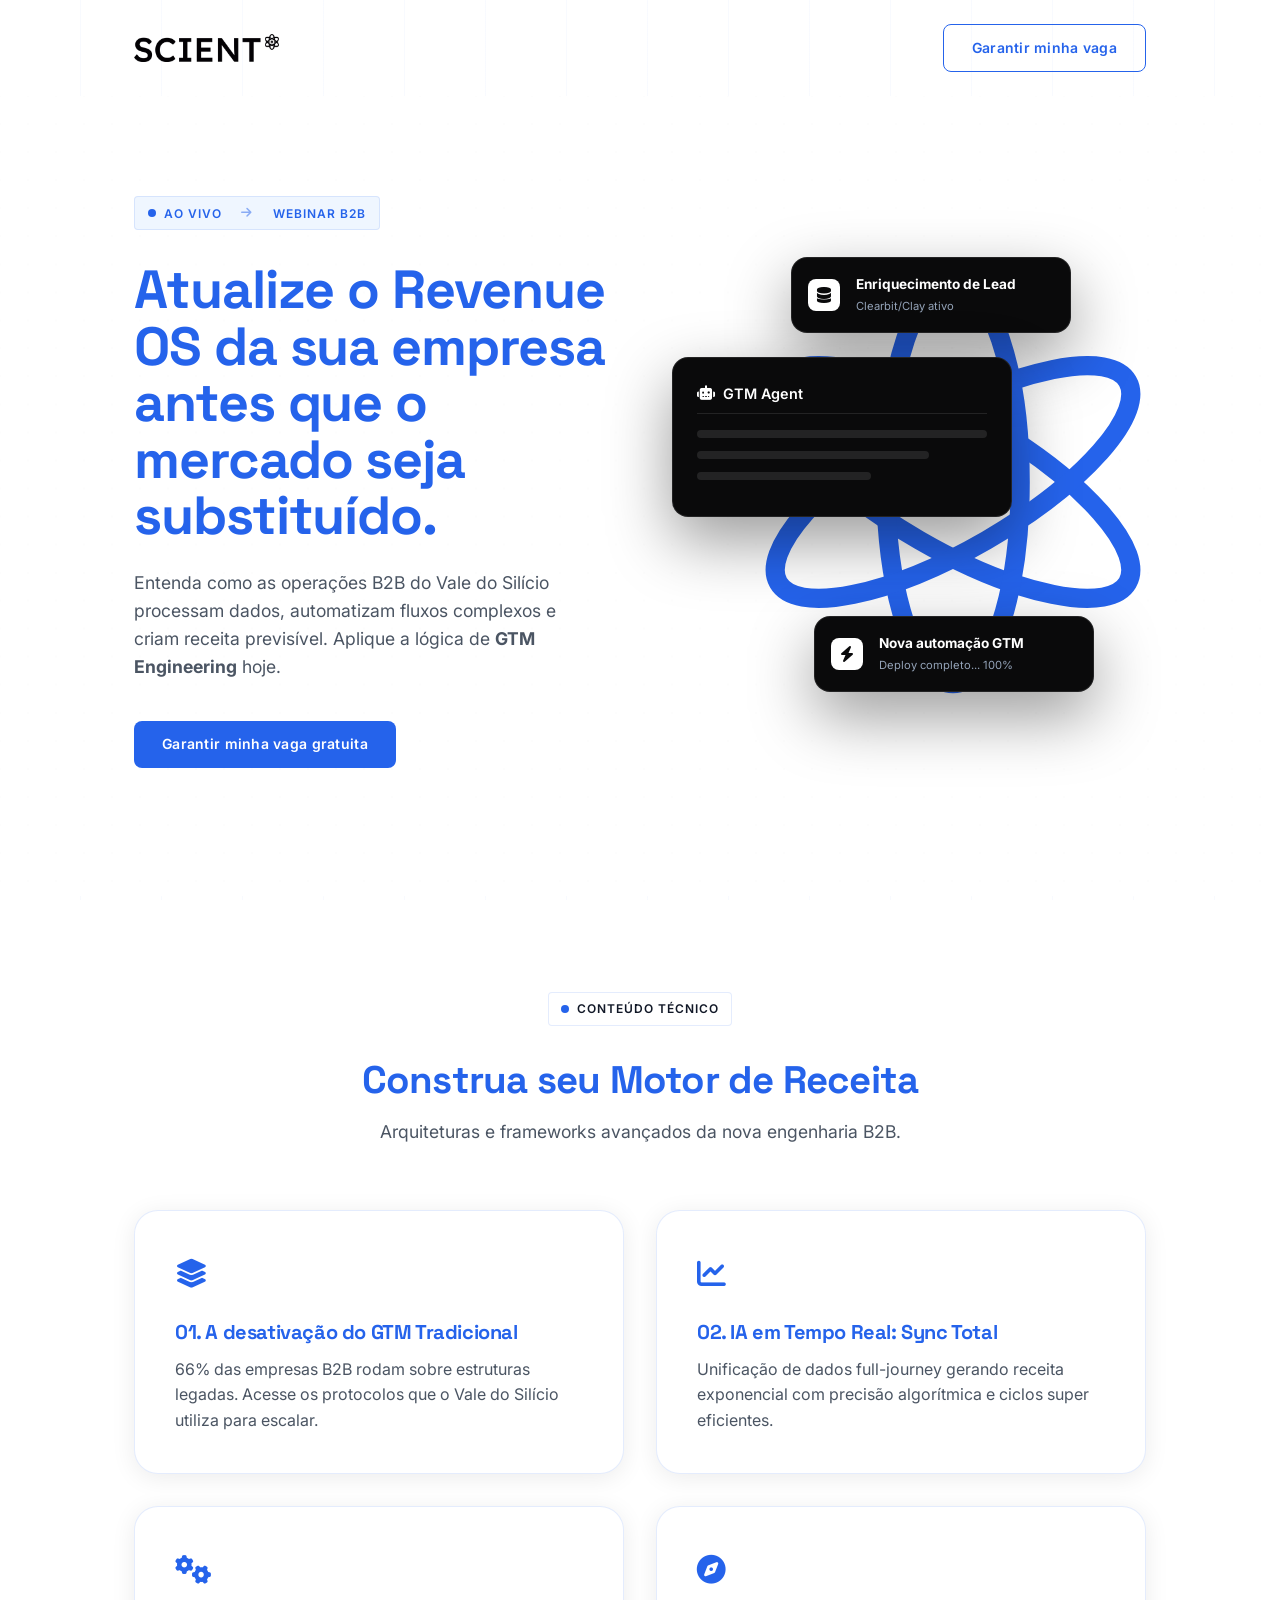
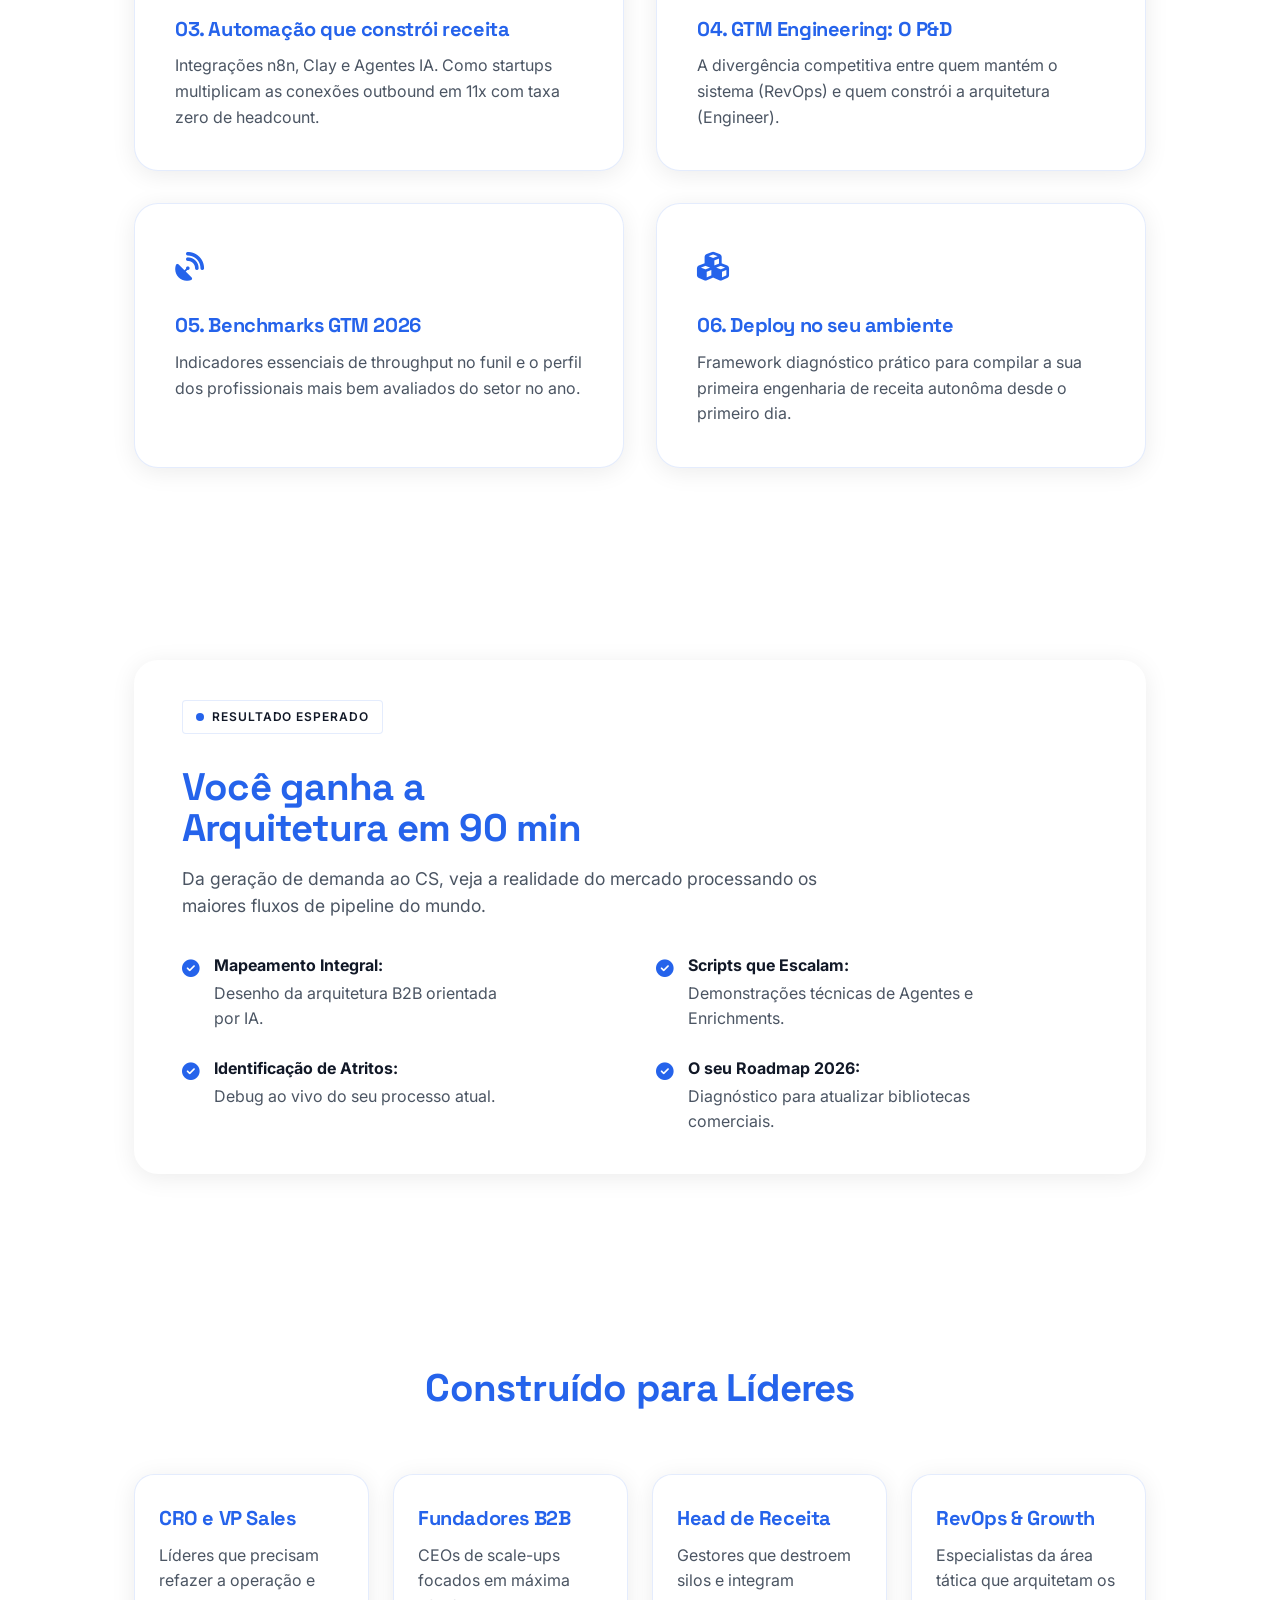
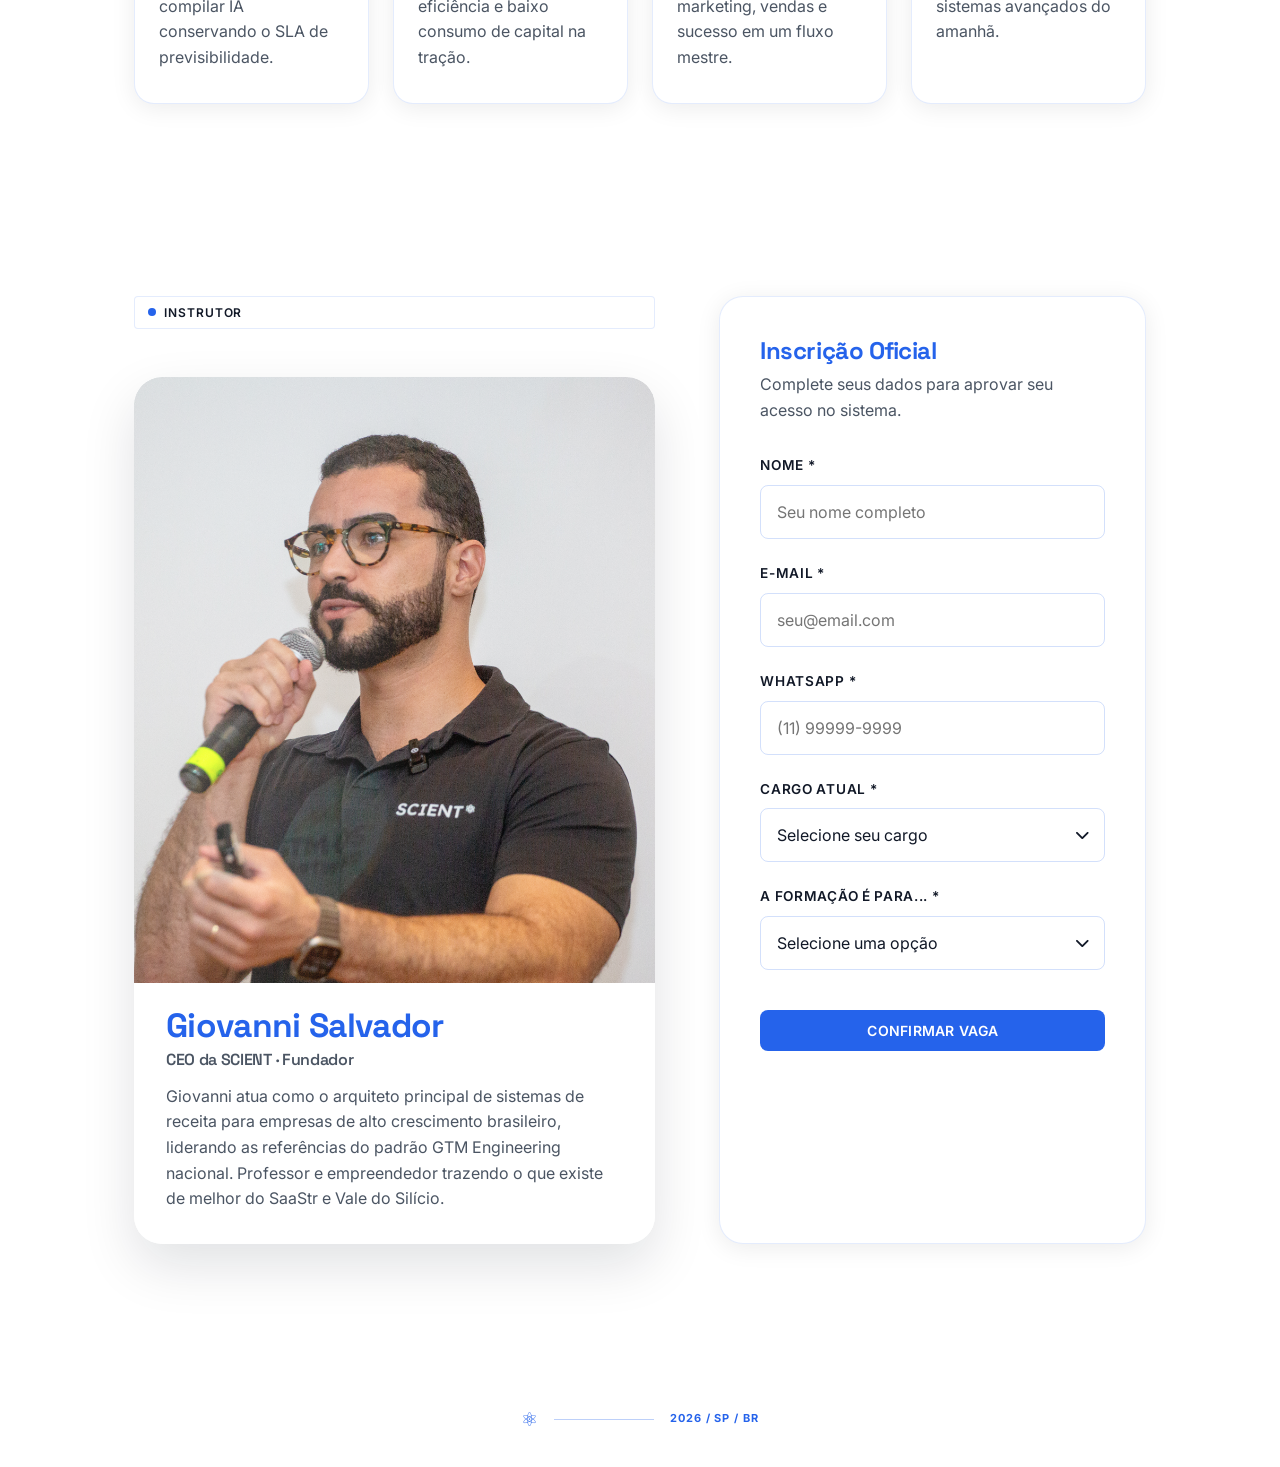
<file: scient-lp-b2b/index.html>
<!DOCTYPE html>
<html lang="pt-BR">
<head>
    <meta charset="UTF-8">
    <meta name="viewport" content="width=device-width, initial-scale=1.0">
    <title>Webinar: Atualize seu Revenue OS | SCIENT</title>
    <meta name="description" content="Entenda como ecossistemas B2B do Vale do Silício processam dados e automatizam fluxos para escalar receita.">
    <link rel="stylesheet" href="style.css">
    <link rel="stylesheet" href="https://cdnjs.cloudflare.com/ajax/libs/font-awesome/6.4.0/css/all.min.css">
</head>
<body>

    <!-- SCIENT Logo Texture Background -->
    <div class="texture-logo-repeat"></div>

    <header class="glass-header">
        <div class="container header-inner">
            <div class="logo">
                <img src="logo-scient.png" alt="SCIENT">
            </div>
            <div class="header-tags">
                <a href="#register" class="btn btn-secondary hide-mobile">Garantir minha vaga</a>
            </div>
        </div>
    </header>

    <!-- Hero Section -->
    <section class="hero">
        <div class="bg-pattern" style="position: absolute; top: 0; left: 0; width: 100%; height: 100%; pointer-events: none; z-index: 0; overflow: hidden;"></div>
        <div class="container hero-grid" style="position: relative; z-index: 1;">
            <div class="hero-content">
                <div class="pill-tag">
                    <span class="dot"></span> AO VIVO &nbsp;&nbsp;<i class="fa-solid fa-arrow-right" style="font-size:0.75rem; opacity: 0.5;"></i>&nbsp;&nbsp; WEBINAR B2B
                </div>
                
                <h1 class="hero-title">
                    Atualize o Revenue OS da sua empresa antes que o mercado seja substituído.
                </h1>
                
                <p class="hero-subtitle">
                    Entenda como as operações B2B do Vale do Silício processam dados, automatizam fluxos complexos e criam receita previsível. Aplique a lógica de <strong>GTM Engineering</strong> hoje.
                </p>
                
                <div class="hero-actions">
                    <a href="#register" class="btn btn-primary">
                        Garantir minha vaga gratuita
                    </a>
                </div>
            </div>
            
            <div class="hero-visual">
                <div class="floating-glass-composition">

                    <!-- AI Atom Core (Animated SVG) Monochromatic -->
                    <div class="animated-atom-wrapper">
                        <div class="animated-atom-inner">
                            <svg viewBox="0 0 100 100" xmlns="http://www.w3.org/2000/svg" class="animated-atom">
                              <ellipse cx="50" cy="50" rx="42" ry="14" fill="none" stroke="#2563EB" stroke-width="4" transform="rotate(30 50 50)"/>
                              <ellipse cx="50" cy="50" rx="42" ry="14" fill="none" stroke="#2563EB" stroke-width="4" transform="rotate(90 50 50)"/>
                              <ellipse cx="50" cy="50" rx="42" ry="14" fill="none" stroke="#2563EB" stroke-width="4" transform="rotate(150 50 50)"/>
                              <circle cx="50" cy="50" r="4" fill="#2563EB"/>
                            </svg>
                        </div>
                    </div>
                    
                    <!-- Main UI Card -->
                    <div class="glass-ui-card main-card">
                        <div class="ui-header">
                            <i class="fa-solid fa-robot"></i> GTM Agent
                        </div>
                        <div class="ui-body">
                            <div class="data-skeleton s1"></div>
                            <div class="data-skeleton s2"></div>
                            <div class="data-skeleton s3"></div>
                        </div>
                    </div>

                    <!-- Floating Notification 1 -->
                    <div class="glass-ui-card float-card f1">
                        <div class="f-icon"><i class="fa-solid fa-bolt"></i></div>
                        <div class="f-text">
                            <strong>Nova automação GTM</strong>
                            <span>Deploy completo... 100%</span>
                        </div>
                    </div>

                    <!-- Floating Notification 2 -->
                    <div class="glass-ui-card float-card f2">
                        <div class="f-icon"><i class="fa-solid fa-database"></i></div>
                        <div class="f-text">
                            <strong>Enriquecimento de Lead</strong>
                            <span>Clearbit/Clay ativo</span>
                        </div>
                    </div>
                </div>
            </div>
        </div>
    </section>

    <!-- O Que Será Falado Grid -->
    <section class="topics-section">
        <div class="container">
            <div class="section-heading center">
                <div class="pill-tag centered">
                    <span class="dot"></span> CONTEÚDO TÉCNICO
                </div>
                <h2 class="section-title">Construa seu Motor de Receita</h2>
                <p class="section-desc">Arquiteturas e frameworks avançados da nova engenharia B2B.</p>
            </div>

            <div class="premium-glass-grid">
                <!-- Cards remain same HTML structure, just class CSS changed -->
                <!-- Card 1 -->
                <div class="premium-glass-card">
                    <div class="card-icon-modern">
                        <i class="fa-solid fa-layer-group"></i>
                    </div>
                    <h3>01. A desativação do GTM Tradicional</h3>
                    <p>66% das empresas B2B rodam sobre estruturas legadas. Acesse os protocolos que o Vale do Silício utiliza para escalar.</p>
                </div>
                <!-- Card 2 -->
                <div class="premium-glass-card">
                    <div class="card-icon-modern">
                        <i class="fa-solid fa-chart-line"></i>
                    </div>
                    <h3>02. IA em Tempo Real: Sync Total</h3>
                    <p>Unificação de dados full-journey gerando receita exponencial com precisão algorítmica e ciclos super eficientes.</p>
                </div>
                <!-- Card 3 -->
                <div class="premium-glass-card">
                    <div class="card-icon-modern">
                        <i class="fa-solid fa-gears"></i>
                    </div>
                    <h3>03. Automação que constrói receita</h3>
                    <p>Integrações n8n, Clay e Agentes IA. Como startups multiplicam as conexões outbound em 11x com taxa zero de headcount.</p>
                </div>
                <!-- Card 4 -->
                <div class="premium-glass-card">
                    <div class="card-icon-modern">
                        <i class="fa-solid fa-compass"></i>
                    </div>
                    <h3>04. GTM Engineering: O P&D</h3>
                    <p>A divergência competitiva entre quem mantém o sistema (RevOps) e quem constrói a arquitetura (Engineer).</p>
                </div>
                <!-- Card 5 -->
                <div class="premium-glass-card">
                    <div class="card-icon-modern">
                        <i class="fa-solid fa-satellite-dish"></i>
                    </div>
                    <h3>05. Benchmarks GTM 2026</h3>
                    <p>Indicadores essenciais de throughput no funil e o perfil dos profissionais mais bem avaliados do setor no ano.</p>
                </div>
                <!-- Card 6 -->
                <div class="premium-glass-card">
                    <div class="card-icon-modern">
                        <i class="fa-solid fa-cubes"></i>
                    </div>
                    <h3>06. Deploy no seu ambiente</h3>
                    <p>Framework diagnóstico prático para compilar a sua primeira engenharia de receita autonôma desde o primeiro dia.</p>
                </div>
            </div>
        </div>
    </section>

    <!-- Panel de Benefícios (Takeaways) -->
    <section class="takeaways">
        <div class="container">
            <div class="takeaways-panel">
                <div class="panel-content">
                    <div class="pill-tag">
                        <span class="dot"></span> RESULTADO ESPERADO
                    </div>
                    <h2 class="section-title">Você ganha a Arquitetura em 90 min</h2>
                    <p class="section-desc">Da geração de demanda ao CS, veja a realidade do mercado processando os maiores fluxos de pipeline do mundo.</p>
                    
                    <ul class="clean-check-list">
                        <li>
                            <i class="fa-solid fa-check-circle"></i>
                            <span class="check-item-copy">
                                <strong>Mapeamento Integral:</strong>
                                <span>Desenho da arquitetura B2B orientada por IA.</span>
                            </span>
                        </li>
                        <li>
                            <i class="fa-solid fa-check-circle"></i>
                            <span class="check-item-copy">
                                <strong>Scripts que Escalam:</strong>
                                <span>Demonstrações técnicas de Agentes e Enrichments.</span>
                            </span>
                        </li>
                        <li>
                            <i class="fa-solid fa-check-circle"></i>
                            <span class="check-item-copy">
                                <strong>Identificação de Atritos:</strong>
                                <span>Debug ao vivo do seu processo atual.</span>
                            </span>
                        </li>
                        <li>
                            <i class="fa-solid fa-check-circle"></i>
                            <span class="check-item-copy">
                                <strong>O seu Roadmap 2026:</strong>
                                <span>Diagnóstico para atualizar bibliotecas comerciais.</span>
                            </span>
                        </li>
                    </ul>
                </div>
            </div>
        </div>
    </section>

    <!-- Quem Deve Participar -->
    <section class="audience-section">
        <div class="container">
            <div class="section-heading center">
                <h2 class="section-title">Construído para Líderes</h2>
            </div>
            <div class="premium-glass-grid four-col">
                <div class="audience-card premium-glass-card">
                    <h3 class="audience-role">CRO e VP Sales</h3>
                    <p>Líderes que precisam refazer a operação e compilar IA conservando o SLA de previsibilidade.</p>
                </div>
                <div class="audience-card premium-glass-card">
                    <h3 class="audience-role">Fundadores B2B</h3>
                    <p>CEOs de scale-ups focados em máxima eficiência e baixo consumo de capital na tração.</p>
                </div>
                <div class="audience-card premium-glass-card">
                    <h3 class="audience-role">Head de Receita</h3>
                    <p>Gestores que destroem silos e integram marketing, vendas e sucesso em um fluxo mestre.</p>
                </div>
                <div class="audience-card premium-glass-card">
                    <h3 class="audience-role">RevOps & Growth</h3>
                    <p>Especialistas da área tática que arquitetam os sistemas avançados do amanhã.</p>
                </div>
            </div>
        </div>
    </section>

    <!-- Host & Form -->
    <section class="host-form-section" id="register">
        <div class="container">
            <div class="host-form-grid">
                
                <!-- Host Details -->
                <div class="host-details">
                    <div class="pill-tag">
                        <span class="dot"></span> INSTRUTOR
                    </div>
                    <div class="host-profile-card">
                    <div class="host-avatar">
                        <img src="Giovanni_v3.png" alt="Foto de Giovanni Salvador">
                    </div>
                    <h2 class="host-name">Giovanni Salvador</h2>
                    <h3 class="host-title">CEO da SCIENT · Fundador</h3>
                    <p class="host-bio">
                        Giovanni atua como o arquiteto principal de sistemas de receita para empresas de alto crescimento brasileiro, liderando as referências do padrão GTM Engineering nacional. Professor e empreendedor trazendo o que existe de melhor do SaaStr e Vale do Silício.
                    </p>
                    </div>
                </div>

                <!-- Registration Form -->
                <div class="registration-panel">
                    <div class="panel-header">
                        <h2>Inscrição Oficial</h2>
                        <p>Complete seus dados para aprovar seu acesso no sistema.</p>
                    </div>
                    
                    <form id="lead-form" class="clean-form">
                        <div class="form-group">
                            <label>Nome *</label>
                            <input type="text" required placeholder="Seu nome completo">
                        </div>
                        <div class="form-group">
                            <label>E-mail *</label>
                            <input type="email" required placeholder="seu@email.com">
                        </div>
                        <div class="form-group">
                            <label>WhatsApp *</label>
                            <input type="tel" required placeholder="(11) 99999-9999">
                        </div>
                        <div class="form-group">
                            <label>Cargo Atual *</label>
                            <div class="select-wrapper">
                                <select required>
                                    <option value="" disabled selected>Selecione seu cargo</option>
                                    <option>RevOps / Revenue Operations</option>
                                    <option>Sales Ops / Opera&ccedil;&otilde;es de Vendas</option>
                                    <option>Head of Sales / Gerente de Vendas</option>
                                    <option>Marketing Ops</option>
                                    <option>CS / Customer Success</option>
                                    <option>Growth / Crescimento</option>
                                    <option>Fundador / CEO / C-Level</option>
                                    <option>Analista / Coordenador</option>
                                    <option>Outro</option>
                                </select>
                                <i class="fa-solid fa-chevron-down"></i>
                            </div>
                        </div>
                        <div class="form-group">
                            <label>A forma&ccedil;&atilde;o &eacute; para... *</label>
                            <div class="select-wrapper">
                                <select required>
                                    <option value="" disabled selected>Selecione uma op&ccedil;&atilde;o</option>
                                    <option>Para mim (investimento pessoal)</option>
                                    <option>Para o meu time / empresa</option>
                                </select>
                                <i class="fa-solid fa-chevron-down"></i>
                            </div>
                        </div>
                        <button type="submit" class="btn btn-primary btn-block">
                            CONFIRMAR VAGA
                        </button>
                    </form>
                </div>
                
            </div>
        </div>
    </section>

    <!-- New Slide Footer -->
    <footer class="slide-footer">
        <div class="slide-footer__icon">⚛</div>
        <div class="slide-footer__line"></div>
        <div class="slide-footer__meta">2026 / SP / BR</div>
    </footer>

    <script src="script.js"></script>
</body>
</html>
</file>
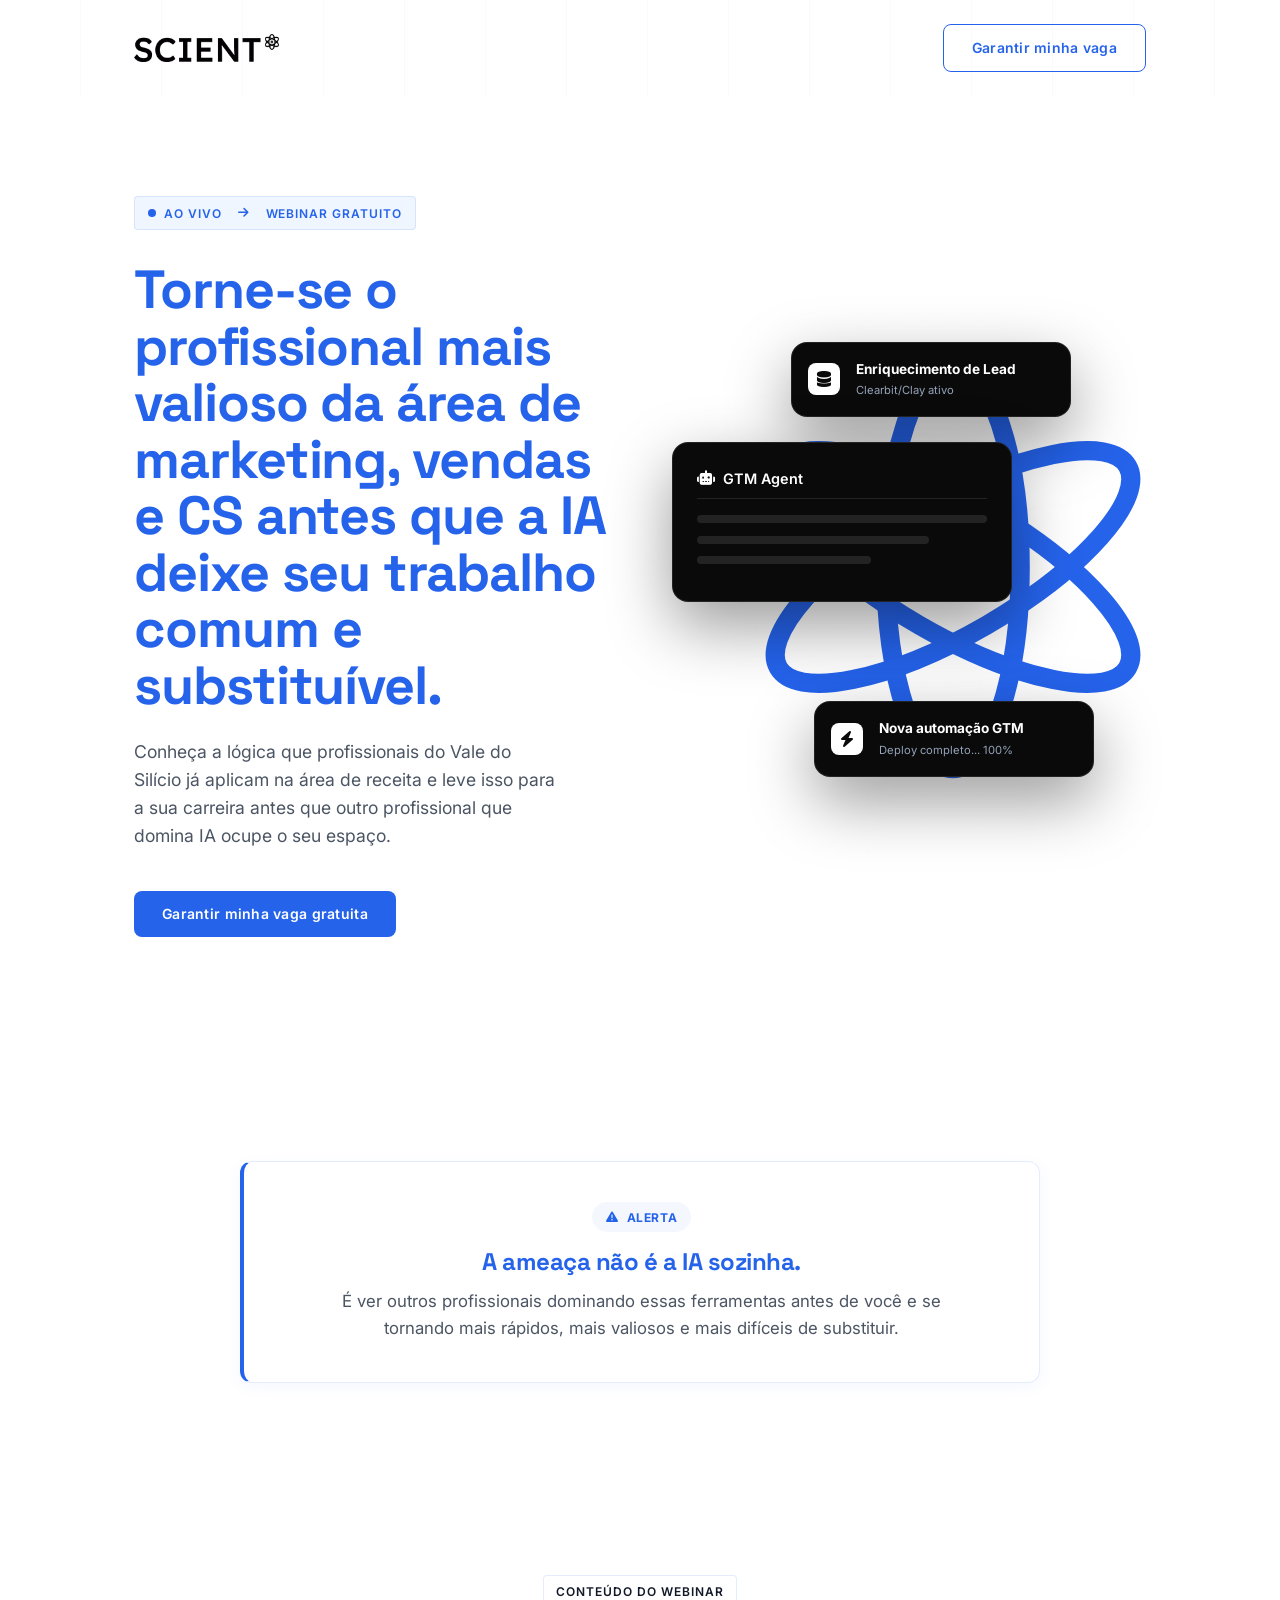
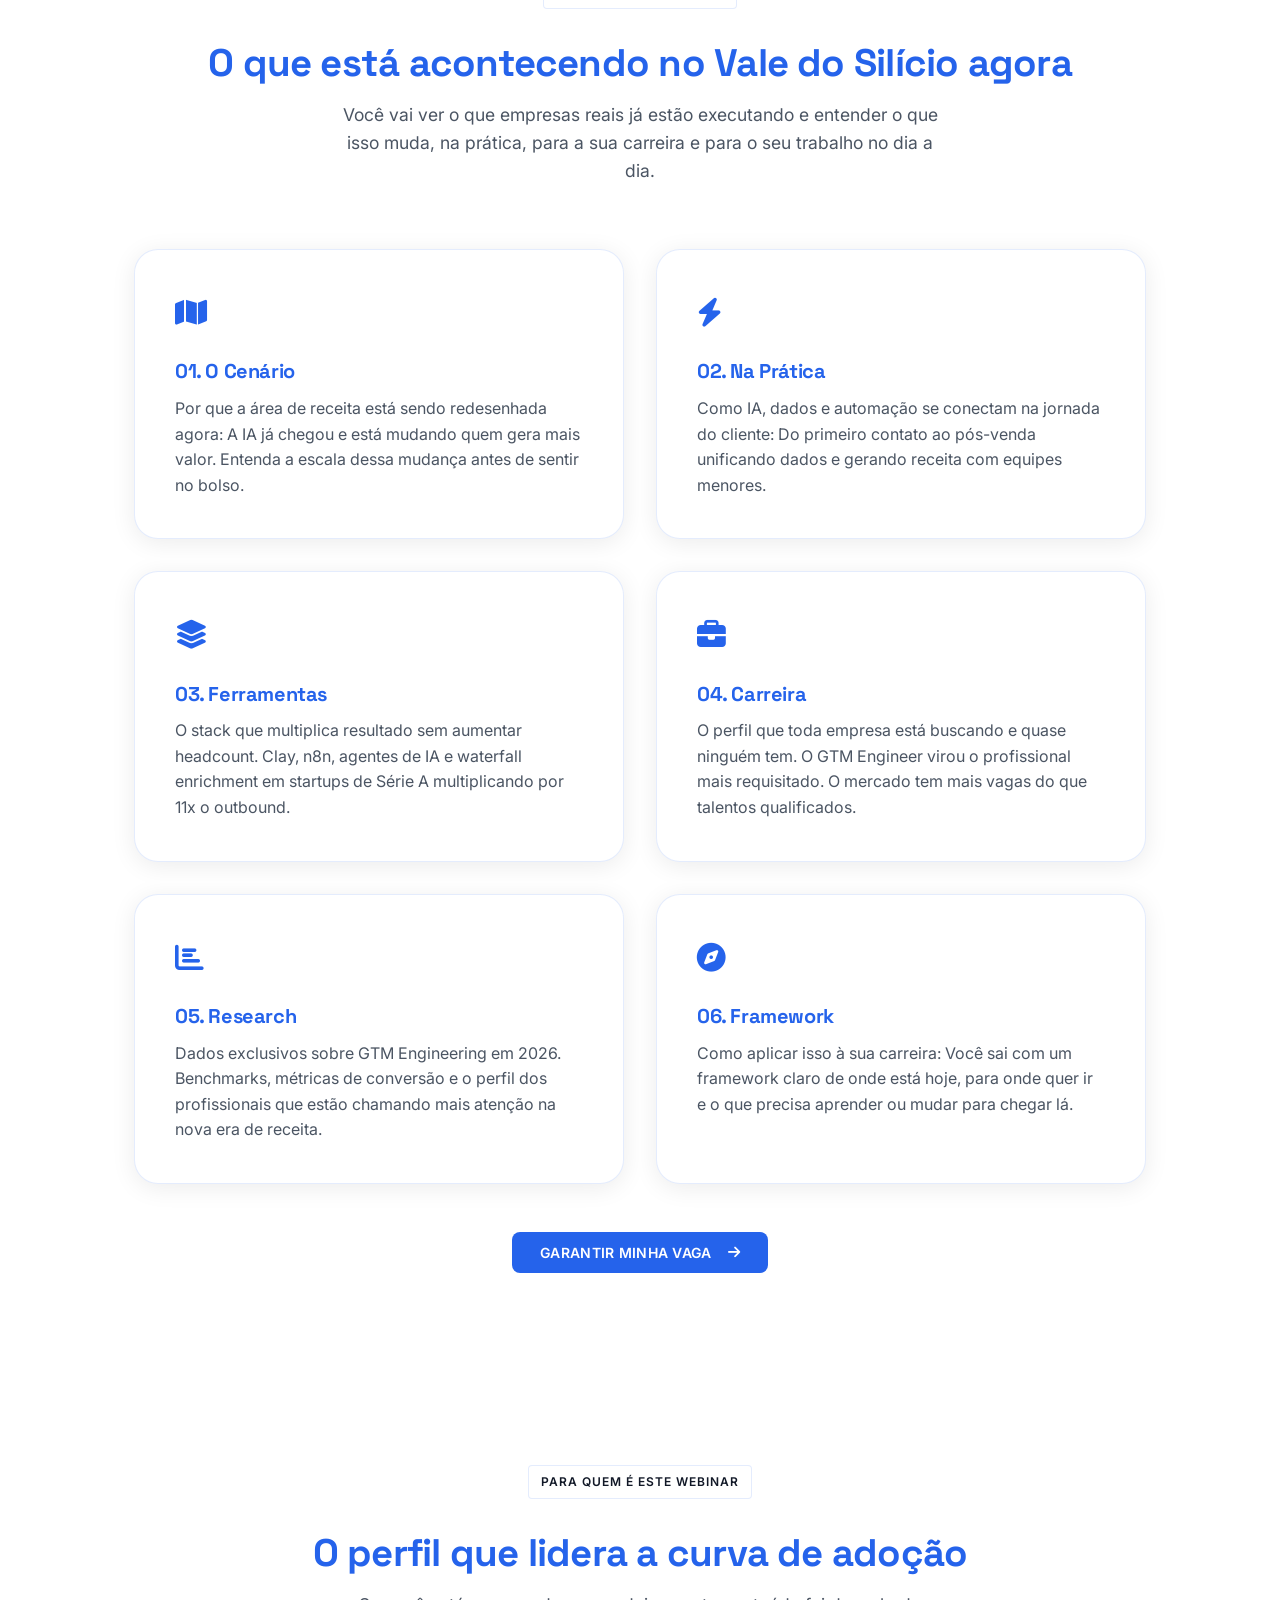
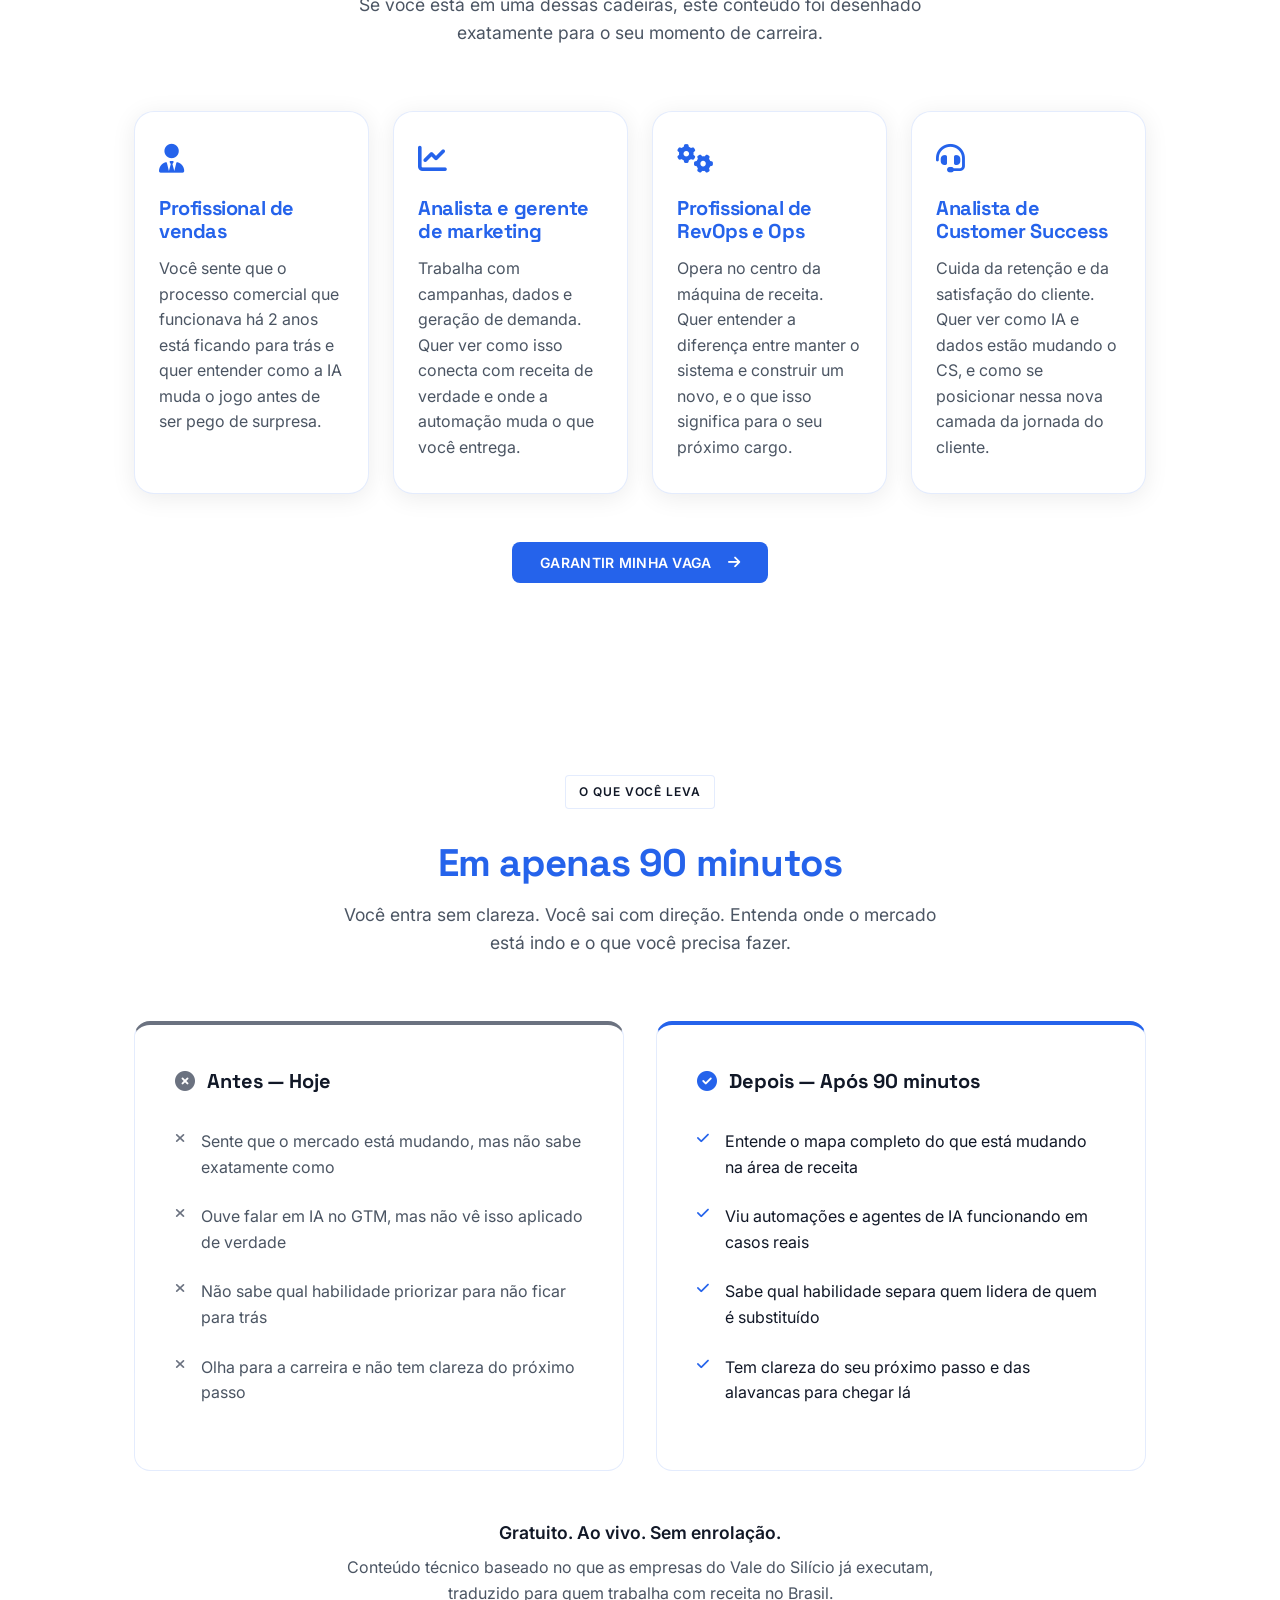
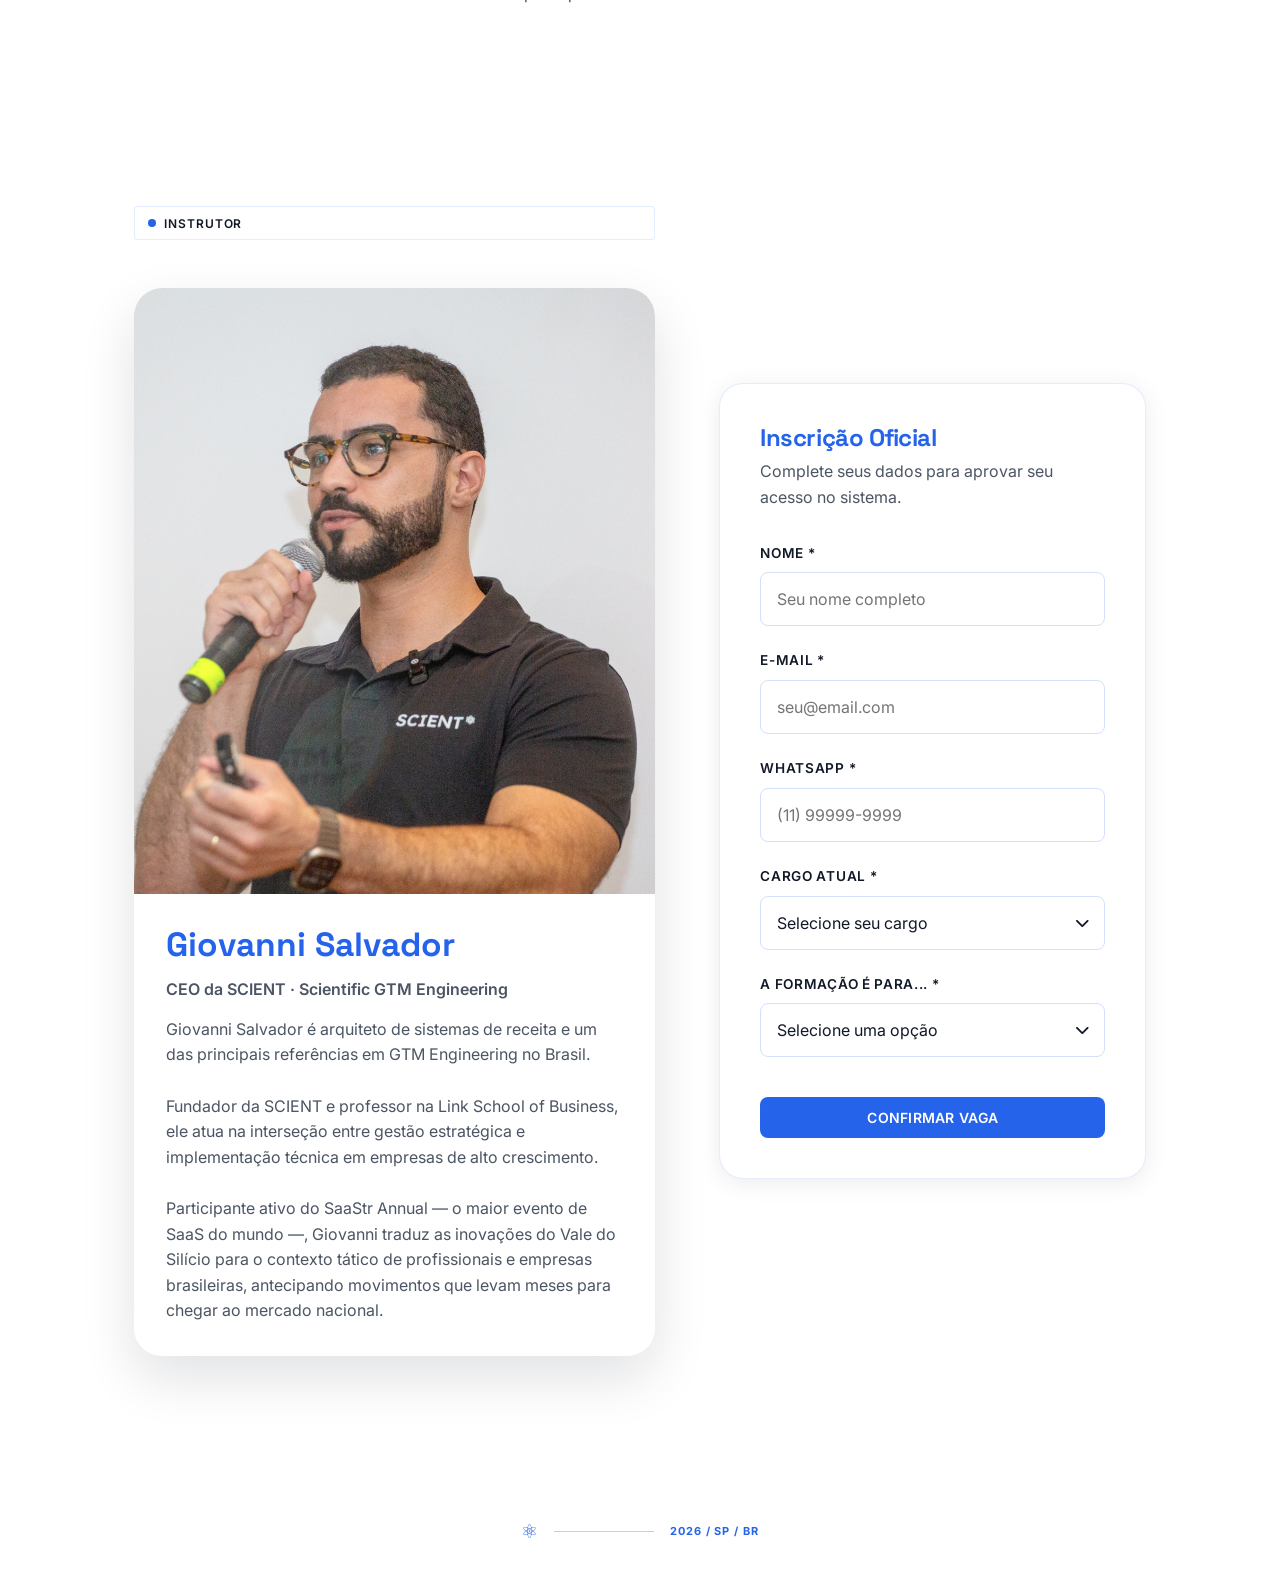
<file: scient-lp-b2c/index.html>
<!DOCTYPE html>
<html lang="pt-BR">
<head>
    <meta charset="UTF-8">
    <meta name="viewport" content="width=device-width, initial-scale=1.0">
    <title>Webinar: Atualize seu Revenue OS | SCIENT</title>
    <meta name="description" content="Entenda como ecossistemas B2B do Vale do Silício processam dados e automatizam fluxos para escalar receita.">
    <link rel="stylesheet" href="style.css">
    <link rel="stylesheet" href="https://cdnjs.cloudflare.com/ajax/libs/font-awesome/6.4.0/css/all.min.css">
</head>
<body>

    <!-- SCIENT Logo Texture Background -->
    <div class="texture-logo-repeat"></div>

    <header class="glass-header">
        <div class="container header-inner">
            <div class="logo">
                <img src="logo-scient.png" alt="SCIENT">
            </div>
            <div class="header-tags">
                <a href="#register" class="btn btn-secondary hide-mobile">Garantir minha vaga</a>
            </div>
        </div>
    </header>

    <!-- Hero Section -->
    <section class="hero">
        <div class="bg-pattern" style="position: absolute; top: 0; left: 0; width: 100%; height: 100%; pointer-events: none; z-index: 0; overflow: hidden;"></div>
        <div class="container hero-grid" style="position: relative; z-index: 1;">
            <div class="hero-content">
                <div class="pill-tag">
                    <span class="pulse-dot"></span> AO VIVO <i class="fa-solid fa-arrow-right list-arrow" style="margin-left:8px; margin-right:8px; font-size:0.75rem;"></i> WEBINAR GRATUITO
                </div>
                
                <h1 class="hero-headline">
                    Torne-se o profissional mais valioso da área de marketing, vendas e CS antes que a IA deixe seu trabalho comum e substituível.
                </h1>
                
                <p class="hero-sub">
                    Conheça a lógica que profissionais do Vale do Silício já aplicam na área de receita e leve isso para a sua carreira antes que outro profissional que domina IA ocupe o seu espaço.
                </p>
                
                <div class="hero-actions">
                    <a href="#register" class="btn btn-primary">
                        Garantir minha vaga gratuita
                    </a>
                </div>
            </div>
            
            <div class="hero-visual">
                <div class="floating-glass-composition">

                    <!-- AI Atom Core (Animated SVG) Monochromatic -->
                    <div class="animated-atom-wrapper">
                        <div class="animated-atom-inner">
                            <svg viewBox="0 0 100 100" xmlns="http://www.w3.org/2000/svg" class="animated-atom">
                              <ellipse cx="50" cy="50" rx="42" ry="14" fill="none" stroke="#2563EB" stroke-width="4" transform="rotate(30 50 50)"/>
                              <ellipse cx="50" cy="50" rx="42" ry="14" fill="none" stroke="#2563EB" stroke-width="4" transform="rotate(90 50 50)"/>
                              <ellipse cx="50" cy="50" rx="42" ry="14" fill="none" stroke="#2563EB" stroke-width="4" transform="rotate(150 50 50)"/>
                              <circle cx="50" cy="50" r="4" fill="#2563EB"/>
                            </svg>
                        </div>
                    </div>
                    
                    <!-- Main UI Card -->
                    <div class="glass-ui-card main-card">
                        <div class="ui-header">
                            <i class="fa-solid fa-robot"></i> GTM Agent
                        </div>
                        <div class="ui-body">
                            <div class="data-skeleton s1"></div>
                            <div class="data-skeleton s2"></div>
                            <div class="data-skeleton s3"></div>
                        </div>
                    </div>

                    <!-- Floating Notification 1 -->
                    <div class="glass-ui-card float-card f1">
                        <div class="f-icon"><i class="fa-solid fa-bolt"></i></div>
                        <div class="f-text">
                            <strong>Nova automação GTM</strong>
                            <span>Deploy completo... 100%</span>
                        </div>
                    </div>

                    <!-- Floating Notification 2 -->
                    <div class="glass-ui-card float-card f2">
                        <div class="f-icon"><i class="fa-solid fa-database"></i></div>
                        <div class="f-text">
                            <strong>Enriquecimento de Lead</strong>
                            <span>Clearbit/Clay ativo</span>
                        </div>
                    </div>
                </div>
            </div>
        </div>
    </section>

    <!-- Section 02 - Ameaça -->
    <section class="section threat-section">
        <div class="container">
            <div class="threat-box">
                <div class="threat-badge"><i class="fa-solid fa-triangle-exclamation"></i> ALERTA</div>
                <h2 class="threat-title">A ameaça não é a IA sozinha.</h2>
                <p class="threat-desc">É ver outros profissionais dominando essas ferramentas antes de você e se tornando mais rápidos, mais valiosos e mais difíceis de substituir.</p>
            </div>
        </div>
    </section>

    <!-- Section 03 - Topics Grid (O que será falado) -->
    <section class="topics-section">
        <div class="container">
            <div class="section-heading center">
                <div class="pill-tag centered">CONTEÚDO DO WEBINAR</div>
                <h2 class="section-title">O que está acontecendo no Vale do Silício agora</h2>
                <p class="section-desc">Você vai ver o que empresas reais já estão executando e entender o que isso muda, na prática, para a sua carreira e para o seu trabalho no dia a dia.</p>
            </div>

            <div class="premium-glass-grid">
                <!-- Topic 1 -->
                <div class="premium-glass-card">
                    <div class="card-icon-modern">
                        <i class="fa-solid fa-map"></i>
                    </div>
                    <h3>01. O Cenário</h3>
                    <p>Por que a área de receita está sendo redesenhada agora: A IA já chegou e está mudando quem gera mais valor. Entenda a escala dessa mudança antes de sentir no bolso.</p>
                </div>
                <!-- Topic 2 -->
                <div class="premium-glass-card">
                    <div class="card-icon-modern">
                        <i class="fa-solid fa-bolt"></i>
                    </div>
                    <h3>02. Na Prática</h3>
                    <p>Como IA, dados e automação se conectam na jornada do cliente: Do primeiro contato ao pós-venda unificando dados e gerando receita com equipes menores.</p>
                </div>
                <!-- Topic 3 -->
                <div class="premium-glass-card">
                    <div class="card-icon-modern">
                        <i class="fa-solid fa-layer-group"></i>
                    </div>
                    <h3>03. Ferramentas</h3>
                    <p>O stack que multiplica resultado sem aumentar headcount. Clay, n8n, agentes de IA e waterfall enrichment em startups de Série A multiplicando por 11x o outbound.</p>
                </div>
                <!-- Topic 4 -->
                <div class="premium-glass-card">
                    <div class="card-icon-modern">
                        <i class="fa-solid fa-briefcase"></i>
                    </div>
                    <h3>04. Carreira</h3>
                    <p>O perfil que toda empresa está buscando e quase ninguém tem. O GTM Engineer virou o profissional mais requisitado. O mercado tem mais vagas do que talentos qualificados.</p>
                </div>
                <!-- Topic 5 -->
                <div class="premium-glass-card">
                    <div class="card-icon-modern">
                        <i class="fa-solid fa-chart-bar"></i>
                    </div>
                    <h3>05. Research</h3>
                    <p>Dados exclusivos sobre GTM Engineering em 2026. Benchmarks, métricas de conversão e o perfil dos profissionais que estão chamando mais atenção na nova era de receita.</p>
                </div>
                <!-- Topic 6 -->
                <div class="premium-glass-card">
                    <div class="card-icon-modern">
                        <i class="fa-solid fa-compass"></i>
                    </div>
                    <h3>06. Framework</h3>
                    <p>Como aplicar isso à sua carreira: Você sai com um framework claro de onde está hoje, para onde quer ir e o que precisa aprender ou mudar para chegar lá.</p>
                </div>
            </div>
            
            <div style="text-align: center; margin-top: 3rem; display: flex; justify-content: center;">
                <button class="btn btn-primary" onclick="document.getElementById('register').scrollIntoView({behavior: 'smooth'})">
                    GARANTIR MINHA VAGA <i class="fa-solid fa-arrow-right list-arrow" style="margin-left: 8px;"></i>
                </button>
            </div>
        </div>
    </section>

    <!-- Section 04 - Audience Grid -->
    <section class="section audience-section">
        <div class="container">
            <div class="section-heading center">
                <div class="pill-tag centered">PARA QUEM É ESTE WEBINAR</div>
                <h2 class="section-title">O perfil que lidera a curva de adoção</h2>
                <p class="section-desc">Se você está em uma dessas cadeiras, este conteúdo foi desenhado exatamente para o seu momento de carreira.</p>
            </div>

            <div class="premium-glass-grid four-col">
                <!-- Card 1 -->
                <div class="premium-glass-card audience-card">
                    <i class="fa-solid fa-user-tie card-icon-modern"></i>
                    <h3>Profissional de vendas</h3>
                    <p>Você sente que o processo comercial que funcionava há 2 anos está ficando para trás e quer entender como a IA muda o jogo antes de ser pego de surpresa.</p>
                </div>
                <!-- Card 2 -->
                <div class="premium-glass-card audience-card">
                    <i class="fa-solid fa-chart-line card-icon-modern"></i>
                    <h3>Analista e gerente de marketing</h3>
                    <p>Trabalha com campanhas, dados e geração de demanda. Quer ver como isso conecta com receita de verdade e onde a automação muda o que você entrega.</p>
                </div>
                <!-- Card 3 -->
                <div class="premium-glass-card audience-card">
                    <i class="fa-solid fa-gears card-icon-modern"></i>
                    <h3>Profissional de RevOps e Ops</h3>
                    <p>Opera no centro da máquina de receita. Quer entender a diferença entre manter o sistema e construir um novo, e o que isso significa para o seu próximo cargo.</p>
                </div>
                <!-- Card 4 -->
                <div class="premium-glass-card audience-card">
                    <i class="fa-solid fa-headset card-icon-modern"></i>
                    <h3>Analista de Customer Success</h3>
                    <p>Cuida da retenção e da satisfação do cliente. Quer ver como IA e dados estão mudando o CS, e como se posicionar nessa nova camada da jornada do cliente.</p>
                </div>
            </div>
            
            <!-- Bottom CTA -->
            <div style="text-align: center; margin-top: 3rem; display: flex; justify-content: center;">
                <button class="btn btn-primary" onclick="document.getElementById('register').scrollIntoView({behavior: 'smooth'})">
                    GARANTIR MINHA VAGA <i class="fa-solid fa-arrow-right list-arrow" style="margin-left: 8px;"></i>
                </button>
            </div>
        </div>
    </section>

    <!-- NEW Section 05 - Antes vs Depois -->
    <section class="section takeaways">
        <div class="container">
            <div class="section-heading center">
                <div class="pill-tag centered">O QUE VOCÊ LEVA</div>
                <h2 class="section-title">Em apenas 90 minutos</h2>
                <p class="section-desc">Você entra sem clareza. Você sai com direção. Entenda onde o mercado está indo e o que você precisa fazer.</p>
            </div>

            <div class="antes-depois-grid">
                <!-- Antes Panel -->
                <div class="ad-card ad-antes">
                    <div class="ad-header">
                        <i class="fa-solid fa-circle-xmark"></i> Antes — Hoje
                    </div>
                    <ul class="ad-list">
                        <li><i class="fa-solid fa-xmark"></i> <span>Sente que o mercado está mudando, mas não sabe exatamente como</span></li>
                        <li><i class="fa-solid fa-xmark"></i> <span>Ouve falar em IA no GTM, mas não vê isso aplicado de verdade</span></li>
                        <li><i class="fa-solid fa-xmark"></i> <span>Não sabe qual habilidade priorizar para não ficar para trás</span></li>
                        <li><i class="fa-solid fa-xmark"></i> <span>Olha para a carreira e não tem clareza do próximo passo</span></li>
                    </ul>
                </div>

                <!-- Depois Panel -->
                <div class="ad-card ad-depois">
                    <div class="ad-header">
                        <i class="fa-solid fa-circle-check"></i> Depois — Após 90 minutos
                    </div>
                    <ul class="ad-list">
                        <li><i class="fa-solid fa-check"></i> <span>Entende o mapa completo do que está mudando na área de receita</span></li>
                        <li><i class="fa-solid fa-check"></i> <span>Viu automações e agentes de IA funcionando em casos reais</span></li>
                        <li><i class="fa-solid fa-check"></i> <span>Sabe qual habilidade separa quem lidera de quem é substituído</span></li>
                        <li><i class="fa-solid fa-check"></i> <span>Tem clareza do seu próximo passo e das alavancas para chegar lá</span></li>
                    </ul>
                </div>
            </div>

            <div style="text-align: center; margin-top: 3rem;">
                <p style="font-size:1.1rem; color:var(--color-text-primary); font-weight:600;">Gratuito. Ao vivo. Sem enrolação.</p>
                <p style="color:var(--color-text-secondary); max-width:600px; margin: 0.5rem auto;">Conteúdo técnico baseado no que as empresas do Vale do Silício já executam, traduzido para quem trabalha com receita no Brasil.</p>
            </div>
        </div>
    </section>

    <!-- Host & Form -->
    <section class="host-form-section" id="register">
        <div class="container">
            <div class="host-form-grid">
                
                <!-- Host Details -->
                <div class="host-details">
                    <div class="pill-tag">
                        <span class="dot"></span> INSTRUTOR
                    </div>
                    <div class="host-profile-card">
                    <div class="host-avatar">
                        <img src="Giovanni_v3.png" alt="Foto de Giovanni Salvador">
                    </div>
                    <div class="host-name">Giovanni Salvador</div>
                    <div class="host-title">CEO da SCIENT · Scientific GTM Engineering</div>
                    <p class="host-bio">
                        Giovanni Salvador é arquiteto de sistemas de receita e um das principais referências em GTM Engineering no Brasil. <br><br>
                        Fundador da SCIENT e professor na Link School of Business, ele atua na interseção entre gestão estratégica e implementação técnica em empresas de alto crescimento.<br><br>
                        Participante ativo do SaaStr Annual — o maior evento de SaaS do mundo —, Giovanni traduz as inovações do Vale do Silício para o contexto tático de profissionais e empresas brasileiras, antecipando movimentos que levam meses para chegar ao mercado nacional.
                    </p>
                    </div>
                </div>

                <!-- Registration Form -->
                <div class="registration-panel">
                    <div class="panel-header">
                        <h2>Inscrição Oficial</h2>
                        <p>Complete seus dados para aprovar seu acesso no sistema.</p>
                    </div>
                    
                    <form id="lead-form" class="clean-form">
                        <div class="form-group">
                            <label>Nome *</label>
                            <input type="text" required placeholder="Seu nome completo">
                        </div>
                        <div class="form-group">
                            <label>E-mail *</label>
                            <input type="email" required placeholder="seu@email.com">
                        </div>
                        <div class="form-group">
                            <label>WhatsApp *</label>
                            <input type="tel" required placeholder="(11) 99999-9999">
                        </div>
                        <div class="form-group">
                            <label>Cargo Atual *</label>
                            <div class="select-wrapper">
                                <select required>
                                    <option value="" disabled selected>Selecione seu cargo</option>
                                    <option>RevOps / Revenue Operations</option>
                                    <option>Sales Ops / Opera&ccedil;&otilde;es de Vendas</option>
                                    <option>Head of Sales / Gerente de Vendas</option>
                                    <option>Marketing Ops</option>
                                    <option>CS / Customer Success</option>
                                    <option>Growth / Crescimento</option>
                                    <option>Fundador / CEO / C-Level</option>
                                    <option>Analista / Coordenador</option>
                                    <option>Outro</option>
                                </select>
                                <i class="fa-solid fa-chevron-down"></i>
                            </div>
                        </div>
                        <div class="form-group">
                            <label>A forma&ccedil;&atilde;o &eacute; para... *</label>
                            <div class="select-wrapper">
                                <select required>
                                    <option value="" disabled selected>Selecione uma op&ccedil;&atilde;o</option>
                                    <option>Para mim (investimento pessoal)</option>
                                    <option>Para o meu time / empresa</option>
                                </select>
                                <i class="fa-solid fa-chevron-down"></i>
                            </div>
                        </div>
                        <button type="submit" class="btn btn-primary btn-block">
                            CONFIRMAR VAGA
                        </button>
                    </form>
                </div>
                
            </div>
        </div>
    </section>

    <!-- Slide Footer -->
    <footer class="slide-footer">
        <div class="slide-footer__icon">⚛</div>
        <div class="slide-footer__line"></div>
        <div class="slide-footer__meta">2026 / SP / BR</div>
    </footer>

    <script src="script.js"></script>
</body>
</html>
</file>
<file: scient-lp-b2b/style.css>
@import url('https://fonts.googleapis.com/css2?family=Space+Grotesk:wght@600;700;900&family=Inter:wght@300;400;500;600&display=swap');

:root {
  /* Brand Colors */
  --color-brand-blue: #2563EB;
  --color-brand-blue-dark: #1E40AF;
  --color-brand-blue-soft: #EFF6FF;
  --color-brand-white: #FFFFFF;
  --color-white: #FFFFFF;
  
  /* Gray Scale */
  --color-gray-900: #111827;
  --color-gray-700: #374151;
  --color-gray-600: #4B5563;
  --color-gray-500: #6B7280;
  --color-gray-300: #D1D5DB;

  /* Semantic Variables */
  --color-bg: var(--color-brand-white);
  --color-bg-elevated: var(--color-white);
  --color-text-primary: var(--color-gray-900);
  --color-text-brand: var(--color-brand-blue);
  --color-text-secondary: var(--color-gray-600);
  --color-border: rgba(37, 99, 235, 0.12);
  --color-border-strong: rgba(37, 99, 235, 0.20);

  /* Typography */
  --font-display: 'Space Grotesk', monospace;
  --font-body: 'Inter', sans-serif;
}

* { margin: 0; padding: 0; box-sizing: border-box; }

body { 
    background-color: var(--color-bg); 
    color: var(--color-text-primary); 
    font-family: var(--font-body); 
    line-height: 1.6; 
    -webkit-font-smoothing: antialiased;
}

/* SCIENT Background Texture */
.texture-logo-repeat {
    position: fixed; 
    top: 0; left: 0; width: 100%; height: 100%; 
    z-index: -1; pointer-events: none;
    background-image: repeating-linear-gradient(to right, transparent, transparent 80px, rgba(37, 99, 235, 0.03) 80px, rgba(37, 99, 235, 0.03) 81px);
}

.container { max-width: 1140px; margin: 0 auto; padding: 0 5%; }

h1, h2, h3, h4 { 
    font-family: var(--font-display); 
    font-weight: 700; 
    line-height: 1.15; 
    letter-spacing: -0.02em; 
    color: var(--color-brand-blue);
}
p { color: var(--color-text-secondary); font-size: 1rem; }

/* Global Pill Tags */
.pill-tag {
    display: inline-flex; align-items: center; gap: 0.5rem;
    padding: 0.4rem 0.8rem; background: var(--color-bg-elevated);
    border: 1px solid var(--color-border); border-radius: 4px;
    font-size: 0.75rem; font-weight: 600; letter-spacing: 0.08em; 
    text-transform: uppercase; margin-bottom: 2rem;
}
.pill-tag.centered { margin-inline: auto; display: inline-flex; }
.dot, .pulse-dot { width: 8px; height: 8px; border-radius: 50%; background: var(--color-brand-blue); }

/* Buttons */
.btn {
    display: inline-flex; justify-content: center; align-items: center; gap: 8px;
    padding: 12px 28px; font-size: 14px; font-weight: 600;
    border-radius: 8px; cursor: pointer; transition: opacity 0.2s; 
    text-decoration: none; letter-spacing: 0.02em; border: none; 
    font-family: var(--font-body);
}
.btn-primary { background: var(--color-brand-blue); color: var(--color-white); }
.btn-primary:hover { background: var(--color-brand-blue-dark); }
.btn-secondary { background: transparent; color: var(--color-brand-blue); border: 1.5px solid var(--color-brand-blue); }
.btn-secondary:hover { background: var(--color-brand-blue); color: var(--color-white); }

/* Header */
.glass-header { padding: 1.5rem 0; }
.header-inner { display: flex; justify-content: space-between; align-items: center; }
.logo { display: flex; align-items: center; }
.logo img { display: block; height: 28px; width: auto; }
@media (max-width: 768px) { .logo img { height: 24px; } }
.countdown-tag { font-size: 0.85rem; color: var(--color-text-secondary); font-weight: 600; letter-spacing: 0.05em; text-transform: uppercase; }
@media (max-width: 768px) { .hide-mobile { display: none; } }

/* -------------------------------------
   LIGHT HERO SECTION (SCIENT DS)
------------------------------------- */
.hero { 
    padding-top: 100px; padding-bottom: 8rem; position: relative; 
    background: var(--color-bg); color: var(--color-text-primary); 
}
.hero .pill-tag { background: var(--color-brand-blue-soft); border-color: var(--color-border); color: var(--color-brand-blue); }
.hero .dot, .hero .pulse-dot { background: var(--color-brand-blue); }
.hero .btn-primary { background: var(--color-brand-blue); color: var(--color-white); }

.hero-grid { display: grid; grid-template-columns: 1fr 1fr; gap: 4rem; align-items: center; }
@media (max-width: 900px) { .hero-grid { grid-template-columns: 1fr; text-align: center; } }
.hero-title, .hero-headline { font-size: clamp(2.35rem, 4.2vw, 3.5rem); margin-bottom: 1.5rem; font-weight: 900; max-width: 16ch; line-height: 1.05; }
@media (max-width: 900px) { .hero-title, .hero-headline { margin-inline: auto; } }
.hero-subtitle, .hero-sub { font-size: 1.1rem; color: var(--color-text-secondary); margin-bottom: 2.5rem; font-weight: 400; max-width: 90%; }
@media (max-width: 900px) { .hero-subtitle, .hero-sub { margin-inline: auto; } }

/* Monochromatic Atom Graphic */
.hero-visual { position: relative; height: 500px; display: flex; align-items: center; justify-content: center;}
.floating-glass-composition { position: relative; width: 100%; height: 100%; }
.animated-atom-wrapper { position: absolute; top: 50%; margin-top: -240px; right: -10%; width: 480px; height: 480px; z-index: 1; transition: transform 0.4s; }
.animated-atom-wrapper:hover { transform: scale(1.04); }
.animated-atom-inner { width: 100%; height: 100%; animation: atomWiggle 10s ease-in-out infinite; }
.animated-atom { width: 100%; height: 100%; animation: atomSpin 40s linear infinite; }
@keyframes atomWiggle {  0%, 100% { transform: translate(0, 0); } 25% { transform: translate(15px, 10px); } 50% { transform: translate(5px, 20px); } 75% { transform: translate(-10px, 10px); } }
@keyframes atomSpin { 100% { transform: rotate(360deg); } }

/* Floaters */
.glass-ui-card { 
    position: absolute; background: #0A0A0B; border: 1px solid rgba(255, 255, 255, 0.1); 
    border-radius: 16px; z-index: 5; color: #FFFFFF; box-shadow: 0 24px 64px rgba(0, 0, 0, 0.4); 
}
.main-card { top: 25%; left: 0%; width: 340px; padding: 1.5rem; animation: floatSlow 6s ease-in-out infinite; z-index: 6; }
.ui-header { display: flex; align-items: center; gap: 0.5rem; font-size: 0.9rem; font-weight: 600; margin-bottom: 1rem; border-bottom: 1px solid rgba(255, 255, 255, 0.1); padding-bottom: 0.5rem; color: #FFFFFF; }
.data-skeleton { background: rgba(255, 255, 255, 0.1); height: 8px; border-radius: 4px; margin-bottom: 0.8rem; }
.s1 { width: 100%; } .s2 { width: 80%; } .s3 { width: 60%; }

.float-card { padding: 1rem; display: flex; align-items: center; gap: 1rem; width: 280px; }
.f1 { bottom: 8%; left: 30%; animation: floatSlow 8s ease-in-out infinite reverse; }
.f2 { top: 5%; left: 25%; animation: floatSlow 7s ease-in-out infinite 2s; }
.f-icon { width: 32px; height: 32px; border-radius: 8px; display: flex; align-items: center; justify-content: center; font-size: 1rem; background: #FFFFFF; color: #0A0A0B; }
.f-text strong { display: block; font-size: 0.85rem; color: #FFFFFF;}
.f-text span { display: block; font-size: 0.7rem; color: #94A3B8; margin-top: 2px;}
@keyframes floatSlow { 50% { transform: translateY(-15px); } }

/* -------------------------------------
   GLOBAL SECTIONS
------------------------------------- */
.topics-section, .takeaways, .audience-section, .host-form-section, .section { padding: 6rem 0; }
.section-heading { margin-bottom: 4rem; }
.section-heading.center { text-align: center; }
.section-title { font-size: clamp(2rem, 3vw, 2.5rem); margin-bottom: 1rem;}
.section-desc { font-size: 1.1rem; max-width: 600px; }
.section-heading.center .section-desc { margin-inline: auto; }

/* Grid Cards (Replaces glass-grid) */
.premium-glass-grid { display: grid; grid-template-columns: repeat(auto-fit, minmax(320px, 1fr)); gap: 2rem; }
.premium-glass-grid.four-col { grid-template-columns: repeat(auto-fit, minmax(220px, 1fr)); gap: 1.5rem; }
@media (max-width: 768px) {
  .topics-section .premium-glass-grid {
    grid-template-columns: repeat(2, minmax(0, 1fr));
    gap: 1rem;
  }

  .topics-section .premium-glass-card {
    padding: 24px 20px;
    border-radius: 20px;
  }

  .topics-section .premium-glass-card h3 {
    font-size: 1.05rem;
  }

  .topics-section .premium-glass-card p {
    font-size: 0.95rem;
  }

  .topics-section .card-icon-modern {
    font-size: 1.5rem;
    margin-bottom: 1rem;
  }
}

.premium-glass-card, .service-card {
    background: var(--color-bg-elevated); border-radius: 24px; box-shadow: 0 4px 24px rgba(3, 1, 4, 0.08);
    padding: 40px 40px; border: 1px solid var(--color-border); transition: transform 0.2s ease;
}
.premium-glass-card:hover { transform: translateY(-3px); box-shadow: 0 8px 32px rgba(3, 1, 4, 0.12); }
.audience-card { border-radius: 20px; padding: 32px 24px; text-align: left; }
.card-icon-modern { font-size: 1.8rem; color: var(--color-brand-blue); margin-bottom: 1.5rem; }
.premium-glass-card h3 { font-size: 1.25rem; margin-bottom: 0.8rem; color: var(--color-brand-blue); }
.premium-glass-card p { font-size: 1rem; color: var(--color-text-secondary); }

/* Takeaways */
.takeaways-panel { background: var(--color-white); border-radius: 24px; padding: 40px 48px; box-shadow: 0 4px 24px rgba(3,1,4,0.08); }
.takeaways-panel .section-title { max-width: 18ch; line-height: 1.08; }
.takeaways-panel .section-desc { max-width: 58ch; line-height: 1.55; }
.clean-check-list { list-style: none; display: grid; grid-template-columns: 1fr 1fr; gap: 1.75rem 2rem; margin-top: 2.25rem;}
@media (max-width: 768px) { .clean-check-list { grid-template-columns: 1fr; } }
.clean-check-list li { display: grid; grid-template-columns: 18px 1fr; align-items: start; column-gap: 0.9rem; font-size: 1rem; color: var(--color-text-secondary); }
.clean-check-list i { color: var(--color-brand-blue); margin-top: 5px; font-size: 1.1rem;}
.check-item-copy { display: grid; gap: 0.25rem; max-width: 30ch; }
.clean-check-list strong { display: block; color: var(--color-text-primary); line-height: 1.35; }
.check-item-copy span { display: block; line-height: 1.55; }

/* B2C Específicos */
.threat-box { background: var(--color-white); border: 1px solid var(--color-border); border-left: 4px solid var(--color-brand-blue); border-radius: 12px; padding: 2.5rem; max-width: 800px; margin: 0 auto; text-align: center; box-shadow: 0 4px 16px rgba(37,99,235,0.05); }
.threat-badge { display: inline-flex; align-items: center; gap: 0.5rem; background: rgba(37,99,235,0.05); color: var(--color-brand-blue); padding: 0.35rem 0.85rem; border-radius: 100px; font-size: 0.75rem; font-weight: 700; margin-bottom: 1rem; letter-spacing: 0.05em; text-transform: uppercase; }
.threat-title { font-size: 1.5rem; color: var(--color-brand-blue); margin-bottom: 0.75rem; font-family: var(--font-display);}
.threat-desc { color: var(--color-text-secondary); font-size: 1.05rem; max-width: 600px; margin: 0 auto;}

.antes-depois-grid { display: grid; grid-template-columns: 1fr 1fr; gap: 2rem; margin-top: 3rem; }
@media (max-width: 768px) { .antes-depois-grid { grid-template-columns: 1fr; } }
.ad-card { background: var(--color-white); border: 1px solid var(--color-border); border-radius: 16px; padding: 2.5rem; }
.ad-antes { border-top: 4px solid var(--color-gray-500); }
.ad-depois { border-top: 4px solid var(--color-brand-blue); }
.ad-header { font-family: var(--font-display); font-size: 1.25rem; font-weight: 700; margin-bottom: 2rem; display: flex; align-items: center; gap: 0.75rem; color: var(--color-text-primary); }
.ad-antes .ad-header i { color: var(--color-gray-500); }
.ad-depois .ad-header i { color: var(--color-brand-blue); }
.ad-list { list-style: none; padding: 0; margin: 0; }
.ad-list li { margin-bottom: 1.5rem; display: flex; gap: 1rem; align-items: flex-start; color: var(--color-text-secondary); font-size: 1rem; }
.ad-list li i { margin-top: 3px; font-size: 0.85rem;}
.ad-antes .ad-list li i { color: var(--color-gray-500); }
.ad-depois .ad-list li i { color: var(--color-brand-blue); }
.ad-depois .ad-list li { color: var(--color-text-primary); }

/* Host and Form */
.host-form-grid { display: grid; grid-template-columns: 1.1fr 0.9fr; gap: 4rem; align-items: stretch;}
@media (max-width: 900px) { .host-form-grid { grid-template-columns: 1fr; } }
.host-details { display: grid; grid-template-rows: auto minmax(0, 1fr); gap: 1rem; height: 100%; }
.host-profile-card {
    position: relative; min-height: 100%; height: 100%; overflow: hidden; border-radius: 28px;
    display: flex; flex-direction: column; padding: 0;
    background: var(--color-white); box-shadow: 0 22px 54px rgba(8, 15, 30, 0.12);
}
.host-avatar {
    position: relative; inset: auto; width: 100%; flex: 1 1 auto; min-height: 460px; overflow: hidden;
    display: block; margin: 0; border: none; box-shadow: none; border-radius: 28px 28px 0 0;
}
.host-avatar::after {
    content: "";
    position: absolute;
    inset: 0;
    background: linear-gradient(110deg, rgba(255, 255, 255, 0.42) 0%, rgba(255, 255, 255, 0.2) 34%, rgba(255, 255, 255, 0.03) 58%, rgba(255, 255, 255, 0) 76%);
    pointer-events: none;
}
.host-avatar img {
    width: 100%; height: 100%; object-fit: cover; object-position: 67% 16%; display: block;
    transform: scale(1.1);
    transform-origin: 67% 18%;
}
.host-name,
.host-title,
.host-bio { position: relative; z-index: 1; padding-left: 2rem; padding-right: 2rem; background: var(--color-white); }
.host-name { font-size: 2.1rem; padding-top: 1.5rem; margin-bottom: 0.35rem; font-family: var(--font-display); font-weight: 700; color: var(--color-brand-blue); max-width: none; }
.host-title { font-size: 1rem; color: var(--color-text-secondary); font-weight: 600; margin-bottom: 0.9rem; }
.host-bio { font-size: 1rem; color: var(--color-text-secondary); max-width: none; line-height: 1.6; padding-bottom: 2rem; }
@media (max-width: 900px) {
  .host-details { height: auto; }
  .host-profile-card { min-height: 620px; }
}
@media (max-width: 768px) {
  .host-profile-card { min-height: 520px; }
  .host-avatar { min-height: 360px; }
  .host-avatar::after {
    background: linear-gradient(110deg, rgba(255, 255, 255, 0.34) 0%, rgba(255, 255, 255, 0.16) 32%, rgba(255, 255, 255, 0.02) 56%, rgba(255, 255, 255, 0) 74%);
  }
  .host-avatar img { object-position: 65% 14%; transform: scale(1.08); transform-origin: 65% 16%; }
  .host-name,
  .host-title,
  .host-bio { padding-left: 1.5rem; padding-right: 1.5rem; }
  .host-name { font-size: 1.9rem; }
  .host-bio { font-size: 0.98rem; }
}

/* Form Styles */
.registration-panel { background: var(--color-bg-elevated); padding: 2.5rem; border-radius: 24px; box-shadow: 0 4px 24px rgba(3,1,4,0.08); border: 1px solid var(--color-border); }
.panel-header { margin-bottom: 2rem; }
.panel-header h2 { font-size: 1.5rem; margin-bottom: 0.5rem;}
.panel-header p { font-size: 1rem; color: var(--color-text-secondary); }

.clean-form .form-group { margin-bottom: 1.5rem; }
.clean-form label { display: block; font-size: 0.85rem; font-weight: 600; margin-bottom: 0.5rem; text-transform: uppercase; letter-spacing: 0.05em;}
.clean-form input, .clean-form select {
    width: 100%; padding: 1rem; border-radius: 8px; background: transparent; border: 1px solid var(--color-border-strong);
    color: var(--color-text-primary); font-family: var(--font-body); font-size: 1rem; transition: all 0.2s;
}
.clean-form input:focus, .clean-form select:focus { outline: none; border-color: var(--color-brand-blue); }
.select-wrapper { position: relative; }
.select-wrapper select { appearance: none; }
.select-wrapper i { position: absolute; right: 1rem; top: 50%; transform: translateY(-50%); font-size: 0.9rem; pointer-events: none;}
.btn-block { width: 100%; margin-top: 1rem; }

/* Slide Footer */
.slide-footer { display: flex; align-items: center; gap: 16px; justify-content: center; padding: 4rem 0 2rem; }
.slide-footer__icon { font-size: 1.2rem; color: var(--color-brand-blue); flex-shrink: 0; }
.slide-footer__line { width: 100px; height: 1px; background: var(--color-brand-blue); opacity: 0.3; }
.slide-footer__meta { font-size: 11px; font-weight: 700; letter-spacing: 0.08em; text-transform: uppercase; color: var(--color-brand-blue); white-space: nowrap; font-family: var(--font-body); }
</file>
<file: scient-lp-b2c/style.css>
@import url('https://fonts.googleapis.com/css2?family=Space+Grotesk:wght@600;700;900&family=Inter:wght@300;400;500;600&display=swap');

:root {
  /* Brand Colors */
  --color-brand-blue: #2563EB;
  --color-brand-blue-dark: #1E40AF;
  --color-brand-blue-soft: #EFF6FF;
  --color-brand-white: #FFFFFF;
  --color-white: #FFFFFF;
  
  /* Gray Scale */
  --color-gray-900: #111827;
  --color-gray-700: #374151;
  --color-gray-600: #4B5563;
  --color-gray-500: #6B7280;
  --color-gray-300: #D1D5DB;

  /* Semantic Variables */
  --color-bg: var(--color-brand-white);
  --color-bg-elevated: var(--color-white);
  --color-text-primary: var(--color-gray-900);
  --color-text-brand: var(--color-brand-blue);
  --color-text-secondary: var(--color-gray-600);
  --color-border: rgba(37, 99, 235, 0.12);
  --color-border-strong: rgba(37, 99, 235, 0.20);

  /* Typography */
  --font-display: 'Space Grotesk', monospace;
  --font-body: 'Inter', sans-serif;
}

* { margin: 0; padding: 0; box-sizing: border-box; }

body { 
    background-color: var(--color-bg); 
    color: var(--color-text-primary); 
    font-family: var(--font-body); 
    line-height: 1.6; 
    -webkit-font-smoothing: antialiased;
}

/* SCIENT Background Texture */
.texture-logo-repeat {
    position: fixed; 
    top: 0; left: 0; width: 100%; height: 100%; 
    z-index: -1; pointer-events: none;
    background-image: repeating-linear-gradient(to right, transparent, transparent 80px, rgba(37, 99, 235, 0.03) 80px, rgba(37, 99, 235, 0.03) 81px);
}

.container { max-width: 1140px; margin: 0 auto; padding: 0 5%; }

h1, h2, h3, h4 { 
    font-family: var(--font-display); 
    font-weight: 700; 
    line-height: 1.15; 
    letter-spacing: -0.02em; 
    color: var(--color-brand-blue);
}
p { color: var(--color-text-secondary); font-size: 1rem; }

/* Global Pill Tags */
.pill-tag {
    display: inline-flex; align-items: center; gap: 0.5rem;
    padding: 0.4rem 0.8rem; background: var(--color-bg-elevated);
    border: 1px solid var(--color-border); border-radius: 4px;
    font-size: 0.75rem; font-weight: 600; letter-spacing: 0.08em; 
    text-transform: uppercase; margin-bottom: 2rem;
}
.pill-tag.centered { margin-inline: auto; display: inline-flex; }
.dot, .pulse-dot { width: 8px; height: 8px; border-radius: 50%; background: var(--color-brand-blue); }

/* Buttons */
.btn {
    display: inline-flex; justify-content: center; align-items: center; gap: 8px;
    padding: 12px 28px; font-size: 14px; font-weight: 600;
    border-radius: 8px; cursor: pointer; transition: opacity 0.2s; 
    text-decoration: none; letter-spacing: 0.02em; border: none; 
    font-family: var(--font-body);
}
.btn-primary { background: var(--color-brand-blue); color: var(--color-white); }
.btn-primary:hover { background: var(--color-brand-blue-dark); }
.btn-secondary { background: transparent; color: var(--color-brand-blue); border: 1.5px solid var(--color-brand-blue); }
.btn-secondary:hover { background: var(--color-brand-blue); color: var(--color-white); }

/* Header */
.glass-header { padding: 1.5rem 0; }
.header-inner { display: flex; justify-content: space-between; align-items: center; }
.logo { display: flex; align-items: center; }
.logo img { display: block; height: 28px; width: auto; }
@media (max-width: 768px) { .logo img { height: 24px; } }
.countdown-tag { font-size: 0.85rem; color: var(--color-text-secondary); font-weight: 600; letter-spacing: 0.05em; text-transform: uppercase; }
@media (max-width: 768px) { .hide-mobile { display: none; } }

/* -------------------------------------
   LIGHT HERO SECTION (SCIENT DS)
------------------------------------- */
.hero { 
    padding-top: 100px; padding-bottom: 8rem; position: relative; 
    background: var(--color-bg); color: var(--color-text-primary); 
}
.hero .pill-tag { background: var(--color-brand-blue-soft); border-color: var(--color-border); color: var(--color-brand-blue); }
.hero .dot, .hero .pulse-dot { background: var(--color-brand-blue); }
.hero .btn-primary { background: var(--color-brand-blue); color: var(--color-white); }

.hero-grid { display: grid; grid-template-columns: 1fr 1fr; gap: 4rem; align-items: center; }
@media (max-width: 900px) { .hero-grid { grid-template-columns: 1fr; text-align: center; } }
.hero-title, .hero-headline { font-size: clamp(2.35rem, 4.2vw, 3.5rem); margin-bottom: 1.5rem; font-weight: 900; max-width: 16ch; line-height: 1.05; }
@media (max-width: 900px) { .hero-title, .hero-headline { margin-inline: auto; } }
.hero-subtitle, .hero-sub { font-size: 1.1rem; color: var(--color-text-secondary); margin-bottom: 2.5rem; font-weight: 400; max-width: 90%; }
@media (max-width: 900px) { .hero-subtitle, .hero-sub { margin-inline: auto; } }

/* Monochromatic Atom Graphic */
.hero-visual { position: relative; height: 500px; display: flex; align-items: center; justify-content: center;}
.floating-glass-composition { position: relative; width: 100%; height: 100%; }
.animated-atom-wrapper { position: absolute; top: 50%; margin-top: -240px; right: -10%; width: 480px; height: 480px; z-index: 1; transition: transform 0.4s; }
.animated-atom-wrapper:hover { transform: scale(1.04); }
.animated-atom-inner { width: 100%; height: 100%; animation: atomWiggle 10s ease-in-out infinite; }
.animated-atom { width: 100%; height: 100%; animation: atomSpin 40s linear infinite; }
@keyframes atomWiggle {  0%, 100% { transform: translate(0, 0); } 25% { transform: translate(15px, 10px); } 50% { transform: translate(5px, 20px); } 75% { transform: translate(-10px, 10px); } }
@keyframes atomSpin { 100% { transform: rotate(360deg); } }

/* Floaters */
.glass-ui-card { 
    position: absolute; background: #0A0A0B; border: 1px solid rgba(255, 255, 255, 0.1); 
    border-radius: 16px; z-index: 5; color: #FFFFFF; box-shadow: 0 24px 64px rgba(0, 0, 0, 0.4); 
}
.main-card { top: 25%; left: 0%; width: 340px; padding: 1.5rem; animation: floatSlow 6s ease-in-out infinite; z-index: 6; }
.ui-header { display: flex; align-items: center; gap: 0.5rem; font-size: 0.9rem; font-weight: 600; margin-bottom: 1rem; border-bottom: 1px solid rgba(255, 255, 255, 0.1); padding-bottom: 0.5rem; color: #FFFFFF; }
.data-skeleton { background: rgba(255, 255, 255, 0.1); height: 8px; border-radius: 4px; margin-bottom: 0.8rem; }
.s1 { width: 100%; } .s2 { width: 80%; } .s3 { width: 60%; }

.float-card { padding: 1rem; display: flex; align-items: center; gap: 1rem; width: 280px; }
.f1 { bottom: 8%; left: 30%; animation: floatSlow 8s ease-in-out infinite reverse; }
.f2 { top: 5%; left: 25%; animation: floatSlow 7s ease-in-out infinite 2s; }
.f-icon { width: 32px; height: 32px; border-radius: 8px; display: flex; align-items: center; justify-content: center; font-size: 1rem; background: #FFFFFF; color: #0A0A0B; }
.f-text strong { display: block; font-size: 0.85rem; color: #FFFFFF;}
.f-text span { display: block; font-size: 0.7rem; color: #94A3B8; margin-top: 2px;}
@keyframes floatSlow { 50% { transform: translateY(-15px); } }

/* -------------------------------------
   GLOBAL SECTIONS
------------------------------------- */
.topics-section, .takeaways, .audience-section, .host-form-section, .section { padding: 6rem 0; }
.section-heading { margin-bottom: 4rem; }
.section-heading.center { text-align: center; }
.section-title { font-size: clamp(2rem, 3vw, 2.5rem); margin-bottom: 1rem;}
.section-desc { font-size: 1.1rem; max-width: 600px; }
.section-heading.center .section-desc { margin-inline: auto; }

/* Grid Cards (Replaces glass-grid) */
.premium-glass-grid { display: grid; grid-template-columns: repeat(auto-fit, minmax(320px, 1fr)); gap: 2rem; }
.premium-glass-grid.four-col { grid-template-columns: repeat(auto-fit, minmax(220px, 1fr)); gap: 1.5rem; }
@media (max-width: 768px) {
  .topics-section .premium-glass-grid {
    grid-template-columns: repeat(2, minmax(0, 1fr));
    gap: 1rem;
  }

  .topics-section .premium-glass-card {
    padding: 24px 20px;
    border-radius: 20px;
  }

  .topics-section .premium-glass-card h3 {
    font-size: 1.05rem;
  }

  .topics-section .premium-glass-card p {
    font-size: 0.95rem;
  }

  .topics-section .card-icon-modern {
    font-size: 1.5rem;
    margin-bottom: 1rem;
  }
}

.premium-glass-card, .service-card {
    background: var(--color-bg-elevated); border-radius: 24px; box-shadow: 0 4px 24px rgba(3, 1, 4, 0.08);
    padding: 40px 40px; border: 1px solid var(--color-border); transition: transform 0.2s ease;
}
.premium-glass-card:hover { transform: translateY(-3px); box-shadow: 0 8px 32px rgba(3, 1, 4, 0.12); }
.audience-card { border-radius: 20px; padding: 32px 24px; text-align: left; }
.card-icon-modern { font-size: 1.8rem; color: var(--color-brand-blue); margin-bottom: 1.5rem; }
.premium-glass-card h3 { font-size: 1.25rem; margin-bottom: 0.8rem; color: var(--color-brand-blue); }
.premium-glass-card p { font-size: 1rem; color: var(--color-text-secondary); }

/* Takeaways */
.takeaways-panel { background: var(--color-white); border-radius: 24px; padding: 40px 48px; box-shadow: 0 4px 24px rgba(3,1,4,0.08); }
.clean-check-list { list-style: none; display: grid; grid-template-columns: 1fr 1fr; gap: 1.5rem; margin-top: 2rem;}
@media (max-width: 768px) { .clean-check-list { grid-template-columns: 1fr; } }
.clean-check-list li { display: flex; align-items: flex-start; gap: 0.8rem; font-size: 1rem; color: var(--color-text-secondary); }
.clean-check-list i { color: var(--color-brand-blue); margin-top: 4px; font-size: 1.1rem;}
.clean-check-list strong { color: var(--color-text-primary); }

/* B2C Específicos */
.threat-box { background: var(--color-white); border: 1px solid var(--color-border); border-left: 4px solid var(--color-brand-blue); border-radius: 12px; padding: 2.5rem; max-width: 800px; margin: 0 auto; text-align: center; box-shadow: 0 4px 16px rgba(37,99,235,0.05); }
.threat-badge { display: inline-flex; align-items: center; gap: 0.5rem; background: rgba(37,99,235,0.05); color: var(--color-brand-blue); padding: 0.35rem 0.85rem; border-radius: 100px; font-size: 0.75rem; font-weight: 700; margin-bottom: 1rem; letter-spacing: 0.05em; text-transform: uppercase; }
.threat-title { font-size: 1.5rem; color: var(--color-brand-blue); margin-bottom: 0.75rem; font-family: var(--font-display);}
.threat-desc { color: var(--color-text-secondary); font-size: 1.05rem; max-width: 600px; margin: 0 auto;}

.antes-depois-grid { display: grid; grid-template-columns: 1fr 1fr; gap: 2rem; margin-top: 3rem; }
@media (max-width: 768px) { .antes-depois-grid { grid-template-columns: 1fr; } }
.ad-card { background: var(--color-white); border: 1px solid var(--color-border); border-radius: 16px; padding: 2.5rem; }
.ad-antes { border-top: 4px solid var(--color-gray-500); }
.ad-depois { border-top: 4px solid var(--color-brand-blue); }
.ad-header { font-family: var(--font-display); font-size: 1.25rem; font-weight: 700; margin-bottom: 2rem; display: flex; align-items: center; gap: 0.75rem; color: var(--color-text-primary); }
.ad-antes .ad-header i { color: var(--color-gray-500); }
.ad-depois .ad-header i { color: var(--color-brand-blue); }
.ad-list { list-style: none; padding: 0; margin: 0; }
.ad-list li { margin-bottom: 1.5rem; display: flex; gap: 1rem; align-items: flex-start; color: var(--color-text-secondary); font-size: 1rem; }
.ad-list li i { margin-top: 3px; font-size: 0.85rem;}
.ad-antes .ad-list li i { color: var(--color-gray-500); }
.ad-depois .ad-list li i { color: var(--color-brand-blue); }
.ad-depois .ad-list li { color: var(--color-text-primary); }

/* Host and Form */
.host-form-grid { display: grid; grid-template-columns: 1.1fr 0.9fr; gap: 4rem; align-items: stretch;}
@media (max-width: 900px) { .host-form-grid { grid-template-columns: 1fr; } }
.host-details { display: grid; grid-template-rows: auto minmax(0, 1fr); gap: 1rem; height: 100%; }
.host-profile-card {
    position: relative; min-height: 100%; height: 100%; overflow: hidden; border-radius: 28px;
    display: flex; flex-direction: column; padding: 0;
    background: var(--color-white); box-shadow: 0 22px 54px rgba(8, 15, 30, 0.12);
}
.host-avatar {
    position: relative; inset: auto; width: 100%; flex: 1 1 auto; min-height: 460px; overflow: hidden;
    display: block; margin: 0; border: none; box-shadow: none; border-radius: 28px 28px 0 0;
}
.host-avatar::after {
    content: "";
    position: absolute;
    inset: 0;
    background: linear-gradient(110deg, rgba(255, 255, 255, 0.42) 0%, rgba(255, 255, 255, 0.2) 34%, rgba(255, 255, 255, 0.03) 58%, rgba(255, 255, 255, 0) 76%);
    pointer-events: none;
}
.host-avatar img {
    width: 100%; height: 100%; object-fit: cover; object-position: 67% 16%; display: block;
    transform: scale(1.1);
    transform-origin: 67% 18%;
}
.host-name,
.host-title,
.host-bio { position: relative; z-index: 1; padding-left: 2rem; padding-right: 2rem; background: var(--color-white); }
.host-name { font-size: 2.1rem; padding-top: 1.5rem; margin-bottom: 0.35rem; font-family: var(--font-display); font-weight: 700; color: var(--color-brand-blue); max-width: none; }
.host-title { font-size: 1rem; color: var(--color-text-secondary); font-weight: 600; margin-bottom: 0.9rem; }
.host-bio { font-size: 1rem; color: var(--color-text-secondary); max-width: none; line-height: 1.6; padding-bottom: 2rem; }
@media (max-width: 900px) {
  .host-details { height: auto; }
  .host-profile-card { min-height: 620px; }
}
@media (max-width: 768px) {
  .host-profile-card { min-height: 520px; }
  .host-avatar { min-height: 360px; }
  .host-avatar::after {
    background: linear-gradient(110deg, rgba(255, 255, 255, 0.34) 0%, rgba(255, 255, 255, 0.16) 32%, rgba(255, 255, 255, 0.02) 56%, rgba(255, 255, 255, 0) 74%);
  }
  .host-avatar img { object-position: 65% 14%; transform: scale(1.08); transform-origin: 65% 16%; }
  .host-name,
  .host-title,
  .host-bio { padding-left: 1.5rem; padding-right: 1.5rem; }
  .host-name { font-size: 1.9rem; }
  .host-bio { font-size: 0.98rem; }
}

/* Form Styles */
.registration-panel { background: var(--color-bg-elevated); padding: 2.5rem; border-radius: 24px; box-shadow: 0 4px 24px rgba(3,1,4,0.08); border: 1px solid var(--color-border); }
.registration-panel { align-self: center; }
.panel-header { margin-bottom: 2rem; }
.panel-header h2 { font-size: 1.5rem; margin-bottom: 0.5rem;}
.panel-header p { font-size: 1rem; color: var(--color-text-secondary); }

.clean-form .form-group { margin-bottom: 1.5rem; }
.clean-form label { display: block; font-size: 0.85rem; font-weight: 600; margin-bottom: 0.5rem; text-transform: uppercase; letter-spacing: 0.05em;}
.clean-form input, .clean-form select {
    width: 100%; padding: 1rem; border-radius: 8px; background: transparent; border: 1px solid var(--color-border-strong);
    color: var(--color-text-primary); font-family: var(--font-body); font-size: 1rem; transition: all 0.2s;
}
.clean-form input:focus, .clean-form select:focus { outline: none; border-color: var(--color-brand-blue); }
.select-wrapper { position: relative; }
.select-wrapper select { appearance: none; }
.select-wrapper i { position: absolute; right: 1rem; top: 50%; transform: translateY(-50%); font-size: 0.9rem; pointer-events: none;}
.btn-block { width: 100%; margin-top: 1rem; }

/* Slide Footer */
.slide-footer { display: flex; align-items: center; gap: 16px; justify-content: center; padding: 4rem 0 2rem; }
.slide-footer__icon { font-size: 1.2rem; color: var(--color-brand-blue); flex-shrink: 0; }
.slide-footer__line { width: 100px; height: 1px; background: var(--color-brand-blue); opacity: 0.3; }
.slide-footer__meta { font-size: 11px; font-weight: 700; letter-spacing: 0.08em; text-transform: uppercase; color: var(--color-brand-blue); white-space: nowrap; font-family: var(--font-body); }
</file>
